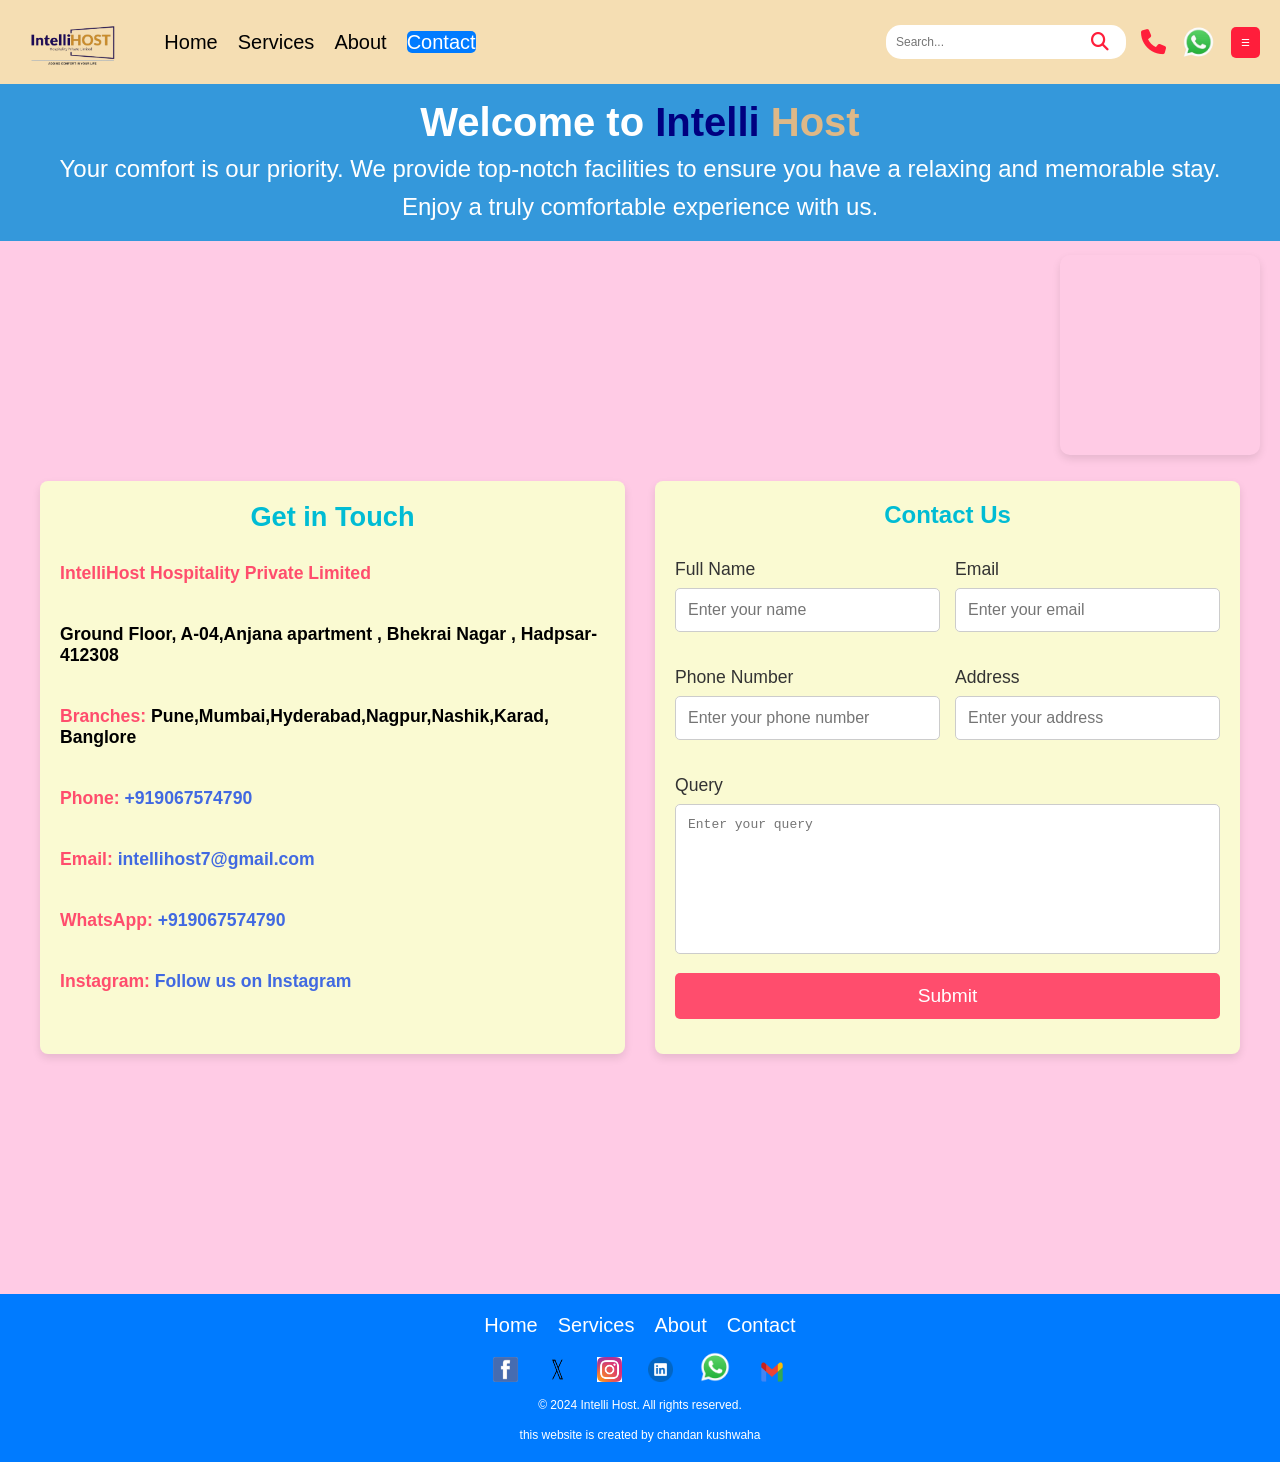
<file: contact.html>
<!DOCTYPE html>
<html lang="en">
<head>
    <meta charset="UTF-8">
    <meta name="viewport" content="width=device-width, initial-scale=1.0">
    <meta name="description" content="Intelli Host provides top-notch facilities to ensure you have a relaxing and memorable stay.">
    <link rel="stylesheet" href="https://cdnjs.cloudflare.com/ajax/libs/font-awesome/6.1.1/css/all.min.css"> <!-- Font Awesome Link -->
    <link rel="stylesheet" href="style.css">
    <link rel="stylesheet" href="stylem.css">
    <link rel="stylesheet" href="style4.css">
    <link rel="stylesheet" href="stylem4.css">
   
    <title>Intelli Host</title>
    <link rel="icon" href="image/logo1.png" type="image/png" />
    <meta property="og:image" content="image/logo1.png" />
    <meta property="og:image:type" content="image/png" />
    <meta property="og:image:width" content="400" />
    <meta property="og:image:height" content="300" />
    <body style="background-color: hsla(330, 100%, 80%, 0.5);"></body>
    
</head>

    <nav class="navbar">
        <div class="logo">
            <a href="index.html">
         <img src="image/logo1.png" alt="Intelli Host Logo" /> <!-- Added descriptive alt text -->
            </a>
        </div>
        <ul class="nav-links">
            <li><a href="index.html">Home</a></li>
            <li><a href="service.html">Services</a></li>
            <li><a href="about.html">About</a></li>     
            <li><a class ="active" href="contact.html">Contact</a></li>
        </ul>
        <div class="icons">
            <div class="search-container">
                <input type="text" id="search-input" placeholder="Search..." class="search-input" aria-label="Search" />
                <button id="search-btn" class="search-btn" aria-label="Search">
                    <i class="fas fa-search"></i> <!-- Font Awesome Search Icon -->
                </button>
            </div>
           <!-- Phone Icon using Font Awesome -->
           <a href="tel:+919067574790" class="icon phone-icon" aria-label="Call Us">
            <i class="fas fa-phone"></i> <!-- Font Awesome Phone Icon -->
           
        </a>
        <!-- WhatsApp Icon -->
        <a href="https://wa.me/+919067574790?text=Hi%20Intelli%20Host!%20I'm%20looking%20for%20a%20rental%20home" target="_blank" class="whatsapp-link" aria-label="Chat on WhatsApp">
            <img src="image/wa.png" alt="WhatsApp" class="whatsapp-image">
        </a>
        
            <ol class="menu-item">
                <button id="menu-btn" class="menu-btn">☰</button>
                <div id="dropdown-menu" class="dropdown-menu">
                    <span id="close-btn" class="close-btn">&times;</span>

                    <ul>
                        <li><a href="#" id="login-link">Login</a></li>
                        <li><a href="#" id="signup-link">Sign Up</a></li>
                        <li><a href="index.html">Home</a></li>
                        <li><a href="service.html">Services</a></li>
                        <li><a href="about.html">About</a></li>
                        <li><a href="contact.html">Contact</a></li>
                    </ul>
                </div>

            </ol>

        </div>
    </nav>
   
    <div id="auth-modal" class="auth-modal">
        <div class="auth-modal-content">
            <span class="close-btn">&times;</span>
            
            <!-- Login Form -->
            <div id="login-form" class="auth-form">
                <h2>Login</h2>
                <form id="login" method="POST" action="index.php">
                    <input type="text" id="login-name" name="login-name" placeholder="Full name" required>
                    <input type="text" id="login-userid" name="login-userid" placeholder="User ID" required>
                    <input type="password" id="login-password" name="login-password" placeholder="Password" required>
                    <button type="submit" class="submit-btn">Login</button>
                </form>
            </div>
    
            <!-- Signup Form -->
            <div id="signup-form" class="auth-form">
                <h2>Sign Up</h2>
                <form id="signup" method="POST" action="index.php">
                    <input type="text" id="signup-name" name="signup-name" placeholder="Name" required>
                    <input type="text" id="signup-address" name="signup-address" placeholder="Address" required>
                    <input type="email" id="signup-email" name="signup-email" placeholder="Email" required>
                    <input type="text" id="signup-userid" name="signup-userid" placeholder="User ID" required>
                    <input type="password" id="signup-password" name="signup-password" placeholder="Password" required>
                    <button type="submit" class="submit-btn">Sign Up</button>
                </form>
            </div>
        </div>
     </div>
    

    <header>
        <h1>Welcome to <span class="intelli">Intelli</span> <span class="host">Host</span></h1>
        <p>Your comfort is our priority. We provide top-notch facilities to ensure you have a relaxing and memorable stay.</p>
        <p class="welcome-phrase">Enjoy a truly comfortable experience with us.</p>
    </header>

    <div class="content-map">
        <!-- Google Maps Embed Link -->
        <iframe src="https://www.google.com/maps/embed?pb=!1m18!1m12!1m3!1d3153.5013679456075!2d-122.42075518468176!3d37.77492997975909!2m3!1f0!2f0!3f0!3m2!1i1024!2i768!4f13.1!3m3!1m2!1s0x80858064f78c396f%3A0xdad1c91e9bdf52fc!2sIntelli%20Host%20Location!5e0!3m2!1sen!2sus!4v1661190926734!5m2!1sen!2sus" width="100%" height="300" style="border:0;" allowfullscreen="" loading="lazy" referrerpolicy="no-referrer-when-downgrade"></iframe>
    </div>
    <section class="contact-section">
        <div class="contact-container">
            <!-- Left Side: Contact Information -->
            <div class="contact-info">
                <h2>Get in Touch</h2>
                <p><strong>IntelliHost Hospitality Private Limited</strong></p>
                <p>Ground Floor, A-04,Anjana apartment , Bhekrai Nagar , Hadpsar-412308</p>
                <p><strong>Branches:</strong> Pune,Mumbai,Hyderabad,Nagpur,Nashik,Karad,<br>Banglore</p>
                <p><strong>Phone:</strong> <a href="tel:+919067574790">+919067574790</a></p>
                <p><strong>Email:</strong> <a href="https//mail.google.com/mail/?view=cm&fs=1&to=intellihost7@gmail.com">intellihost7@gmail.com</a></p>
                <p><strong>WhatsApp:</strong> <a href="https://wa.me/+919067574790?text=Hi%20Intelli%20Host!%20I'm%20looking%20for%20a%20rental%20home" target="_blank">+919067574790</a></p>
                <p><strong>Instagram:</strong> <a href="https://www.instagram.com/intellihost" target="_blank">Follow us on Instagram</a></p>
            </div>
    
            <!-- Right Side: Query Form -->
            <div class="contact-form">
                <form action="contact.php" method="post">
                    <h3>Contact Us</h3>
                    <div class="form-row">
                        <div class="form-group">
                            <label for="name">Full Name</label>
                            <input type="text" id="name" name="name" placeholder="Enter your name" required />
                        </div>
                        <div class="form-group">
                            <label for="email">Email</label>
                            <input type="email" id="email" name="email" placeholder="Enter your email" required />
                        </div>
                    </div>
                    <div class="form-row">
                        <div class="form-group">
                            <label for="phone">Phone Number</label>
                            <input type="text" id="phone" name="phone" placeholder="Enter your phone number" required />
                        </div>
                        <div class="form-group">
                            <label for="address">Address</label>
                            <input type="text" id="address" name="address" placeholder="Enter your address" required />
                        </div>
                    </div>
                    <div class="form-group">
                        <label for="query">Query</label>
                        <textarea id="query" name="query" placeholder="Enter your query" required></textarea>
                    </div>
                    <input type="submit" value="Submit" />
                </form>
            </div>
            <!-- Small Map Image on the Right Corner -->

        </div>
        </div>
    </section>
    



    
    <footer class="footer">
        <div class="footer-nav">
            <ul class="footer-links">
                <li><a href="index.html">Home</a></li>
                <li><a href="service.html">Services</a></li>
                <li><a href="about.html">About</a></li>
                <li><a href="contact.html">Contact</a></li>
            </ul>
        </div>
        <div class="social-media">
            <!-- Facebook -->
            <a href="https://www.facebook.com/johndoe" target="_blank" class="social-icon">
                <img src="image/fa.png" alt="Facebook" style="width: 25px; height: 25px;">
            </a>
            <!-- Twitter -->
            <a href="https://www.twitter.com/johndoe" target="_blank" class="social-icon">
                <img src="image/tw.png" alt="Twitter" style="width: 25px; height: 25px;">
            </a>
            <!-- Instagram -->
            <a href="https://www.instagram.com/johndoe" target="_blank" class="social-icon">
                <img src="image/ins.jpg" alt="Instagram" style="width: 25px; height: 25px;">
            </a>
            <!-- LinkedIn -->
            <a href="https://www.linkedin.com/in/johndoe" target="_blank" class="social-icon">
                <img src="image/lin.png" alt="LinkedIn" style="width: 25px; height: 25px;">
            </a>
            <!-- WhatsApp -->
            <a href="https://wa.me/+919067574790?text?text?text=Hi%20Intelli%20Host!%20I'm%20looking%20for%20a%20rental%20home" target="_blank" class="social-icon">
                <img src="image/wha.png" alt="WhatsApp" style="width: 30px; height: 30px;">
            </a>
            <!-- Email (Gmail) -->
            <a href="https://mail.google.com/mail/?view=cm&fs=1&to=intellihost7@gmail.com" target="_blank" class="social-icon">
                <img src="image/gm.png" alt="Email" style="width: 30px; height: 20px;">
            </a>
        </div>
        
        
        <p>&copy; 2024 Intelli Host. All rights reserved.</p><br>
        <p>this website is created by chandan kushwaha</p>
    </footer>

    <script src="main.js"></script>
</body>
</html>
</file>
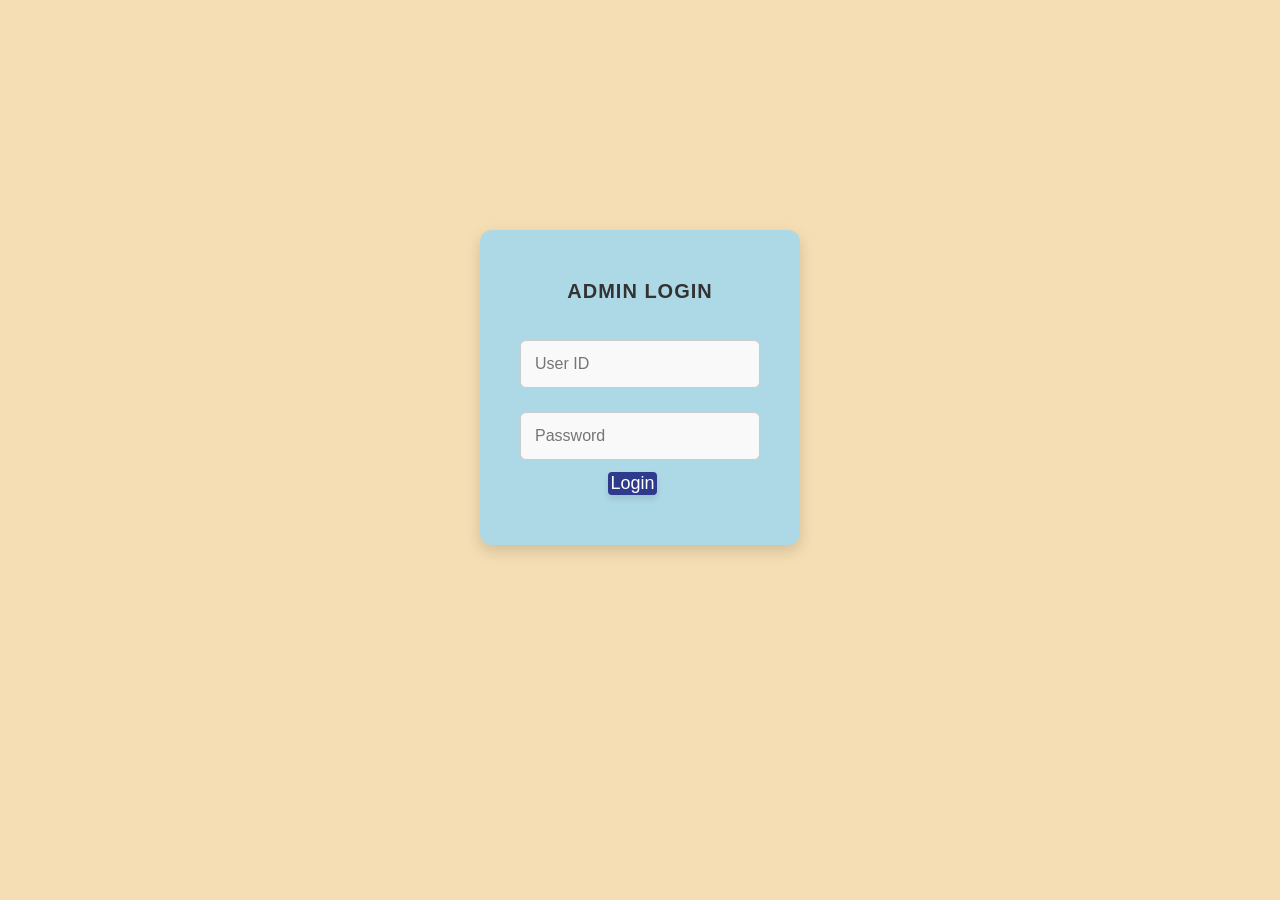
<file: login.html>
<!DOCTYPE html>
<html lang="en">
<head>
    <meta charset="UTF-8">
    <meta name="viewport" content="width=device-width, initial-scale=1.0">
    <title>Admin Login</title>
    <link rel="stylesheet" href="styles.css">
    <body style="background-color:wheat"></body>
</head>
<body >
    <section id="login-form">
        <h2>Admin Login</h2>
        <form action="login.php" method="POST">
            <input type="text" name="user_id" placeholder="User ID" required>
            <input type="password" name="password" placeholder="Password" required>
            <button type="submit">Login</button>
        </form>
    </section>
</body>
</html>
</file>
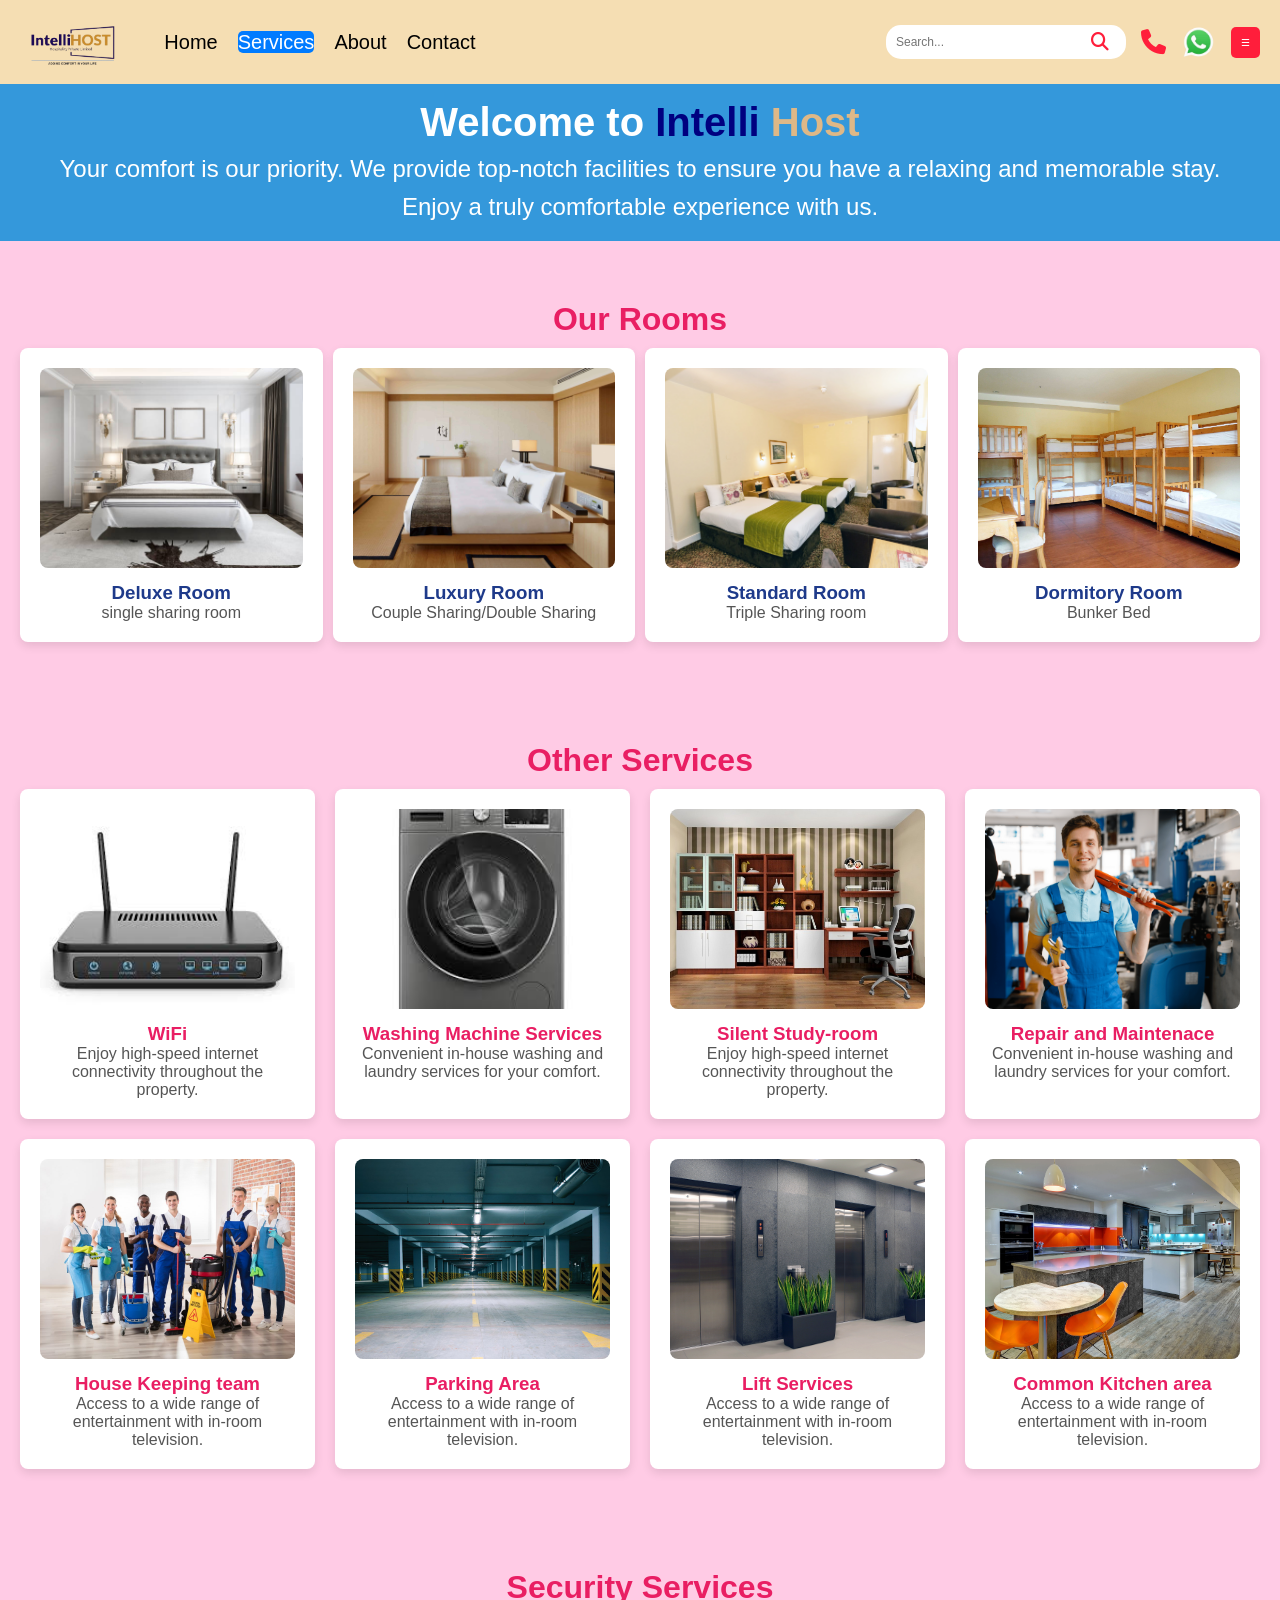
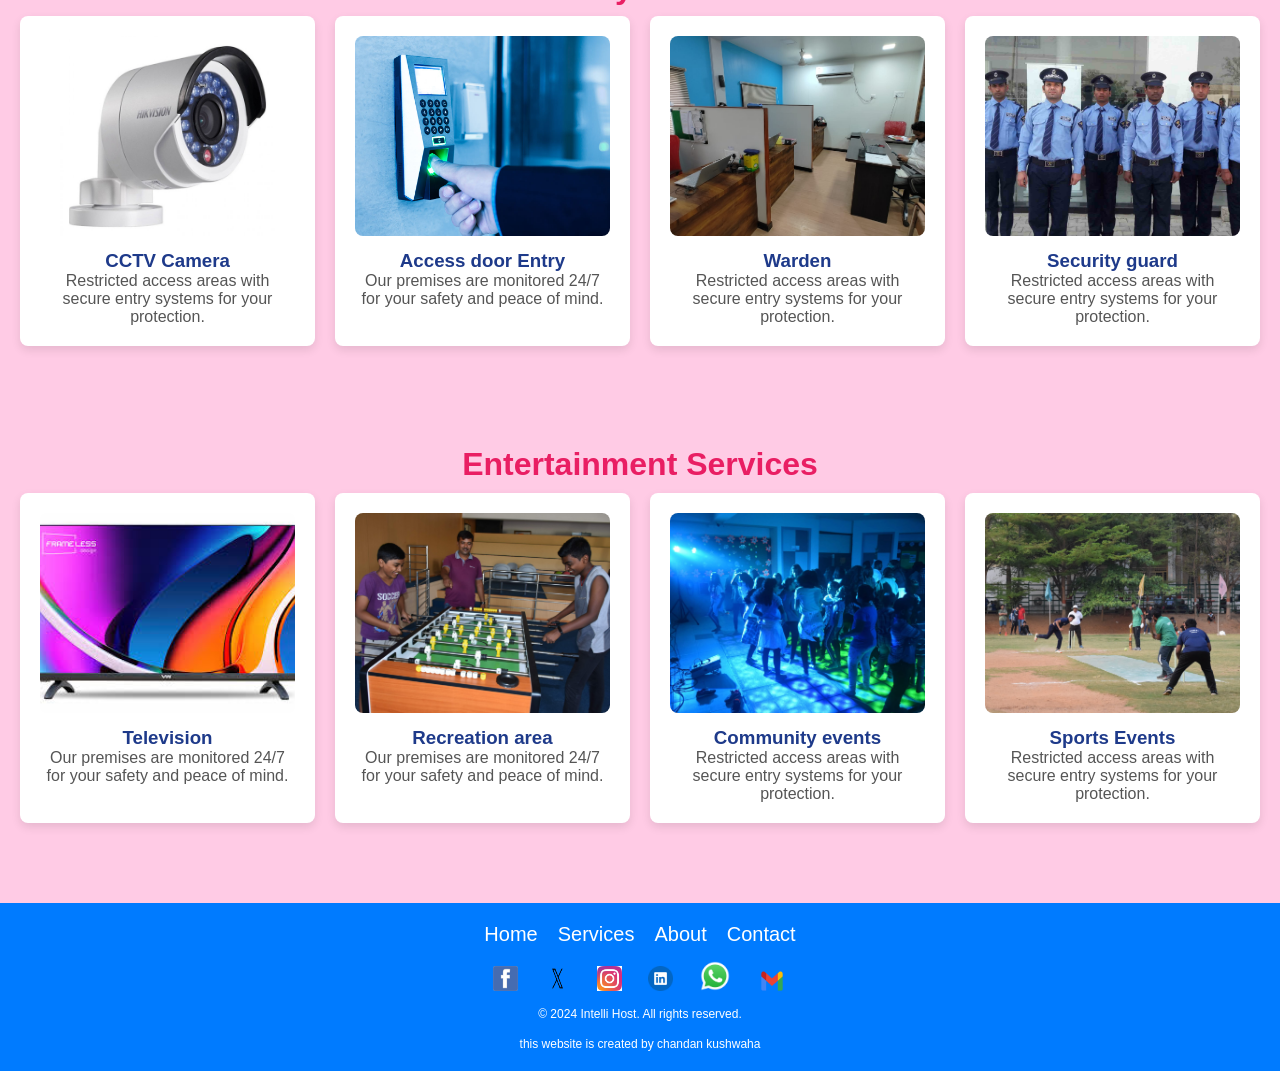
<file: service.html>
<!DOCTYPE html>
<html lang="en">
<head>
    <meta charset="UTF-8">
    <meta name="viewport" content="width=device-width, initial-scale=1.0">
    <link rel="stylesheet" href="https://cdnjs.cloudflare.com/ajax/libs/font-awesome/6.0.0-beta3/css/all.min.css"> <!-- Font Awesome Link -->
    <link rel="stylesheet" href="style.css">
    <link rel="stylesheet" href="stylem.css">
    <link rel="stylesheet" href="style3.css">
    <link rel="stylesheet" href="stylem3.css">
    
    

    <title>Intelli Host</title>
    <link rel="icon" href="image/logo1.png" type="image/png" />
    <meta property="og:image" content="image/ logo1.png" />
    <meta property="og:image:type" content="image/png" />
    <meta property="og:image:width" content="400" />
    <meta property="og:image:height" content="300" />
    <link rel="stylesheet" href="https://cdnjs.cloudflare.com/ajax/libs/font-awesome/6.1.1/css/all.min.css">
    <meta property="og:image" content="image/logo1.png">
    <body style="background-color:  hsla(330, 100%, 80%, 0.5);"></body>
</head>
<body>
    
    <nav class="navbar">
        <div class="logo">
            <a href="index.html">
         <img src="image/logo1.png" alt="Intelli Host Logo" /> <!-- Added descriptive alt text -->
            </a>
        </div>
        <ul class="nav-links">
            <li><a href="index.html">Home</a></li>
            <li><a class ="active" href="service.html">Services</a></li>
            <li><a href="about.html">About</a></li> 
            <li><a href="contact.html">Contact</a></li>
        </ul>
        <div class="icons">
            <div class="search-container">
                <input type="text" id="search-input" placeholder="Search..." class="search-input" aria-label="Search" />
                <button id="search-btn" class="search-btn" aria-label="Search">
                    <i class="fas fa-search"></i> <!-- Font Awesome Search Icon -->
                </button>
            </div>
           <!-- Phone Icon using Font Awesome -->
           <a href="tel:+919067574790" class="icon phone-icon" aria-label="Call Us">
            <i class="fas fa-phone"></i> <!-- Font Awesome Phone Icon -->
           
        </a>
        <!-- WhatsApp Icon -->
        <a href="https://wa.me/+919067574790?text=Hi%20Intelli%20Host!%20I'm%20looking%20for%20a%20rental%20home" target="_blank" class="whatsapp-link" aria-label="Chat on WhatsApp">
            <img src="image/wa.png" alt="WhatsApp" class="whatsapp-image">
        </a>
        
            <ol class="menu-item">
                <button id="menu-btn" class="menu-btn">☰</button>
                <div id="dropdown-menu" class="dropdown-menu">
                    <span id="close-btn" class="close-btn">&times;</span>

                    <ul>
                        <li><a href="#" id="login-link">Login</a></li>
                        <li><a href="#" id="signup-link">Sign Up</a></li>
                        <li><a href="index.html">Home</a></li>
                        <li><a href="service.html">Services</a></li>
                        <li><a href="about.html">About</a></li>
                        <li><a href="contact.html">Contact</a></li>
                    </ul>
                </div>

            </ol>

        </div>
    </nav>

   
    <header>
        <h1>Welcome to <span class="intelli">Intelli</span> <span class="host">Host</span></h1>
        <p>Your comfort is our priority. We provide top-notch facilities to ensure you have a relaxing and memorable stay.</p>
        <p class="welcome-phrase">Enjoy a truly comfortable experience with us.</p>
    </header>
    
    
    <!-- Rooms Section -->
    <section class="rooms">
        <h2>Our Rooms</h2>
        <div class="room-list">
            <div class="room-item">
                <img src="images/r3.jpg" alt="Deluxe Room">
                <h3>Deluxe Room</h3>
                <p>single sharing room</p>
            </div>
            <div class="room-item">
                <img src="images/r4.jpg" alt="Luxury Room">
                <h3>Luxury Room</h3>
                <p>Couple Sharing/Double Sharing</p>
            </div>
            <div class="room-item">
                <img src="images/f1.jpg" alt="Standard Room">
                <h3>Standard Room</h3>
                <p>Triple Sharing room</p>
            </div>
            
           
            <div class="room-item">
                <img src="images/dr.jpg" alt="Standard Room">
                <h3>Dormitory Room</h3>
                <p>Bunker Bed</p>
            </div>
           
        </div>
    </section>

    <!-- Other Services Section -->
    <section class="services">
        <h2>Other Services</h2>
        <div class="service-list">
            <div class="service-item">
                <img src="images/wi2.jpeg" alt="WiFi Service">
                <h3>WiFi</h3>
                <p>Enjoy high-speed internet connectivity throughout the property.</p>
            </div>
            <div class="service-item">
                <img src="images/w2.jpeg" alt="Washing Service">
                <h3>Washing Machine Services</h3>
                <p>Convenient in-house washing and laundry services for your comfort.</p>
            </div>
            
            <div class="service-item">
                <img src="images/st.jpg" alt="WiFi Service">
                <h3>Silent Study-room</h3>
                <p>Enjoy high-speed internet connectivity throughout the property.</p>
            </div>
            <div class="service-item">
                <img src="images/pl.png" alt="Washing Service">
                <h3>Repair and Maintenace</h3>
                <p>Convenient in-house washing and laundry services for your comfort.</p>
            </div>

            <div class="service-item">
                <img src="images/hk.jpg" alt="Television Service">
                <h3>House Keeping team</h3>
                <p>Access to a wide range of entertainment with in-room television.</p>
            </div>

            <div class="service-item">
                <img src="images/pa.jpg" alt="Television Service">
                <h3>Parking Area</h3>
                <p>Access to a wide range of entertainment with in-room television.</p>
            </div>
        
            <div class="service-item">
                <img src="images/Lift.jpg" alt="Television Service">
                <h3>Lift Services</h3>
                <p>Access to a wide range of entertainment with in-room television.</p>
            </div>

            <div class="service-item">
                <img src="images/kit.jpg" alt="Television Service">
                <h3>Common Kitchen area</h3>
                <p>Access to a wide range of entertainment with in-room television.</p>
            </div>
            

        </div>
    </section>

    <!-- Security Services Section -->
    <section class="security">
        <h2>Security Services</h2>
        <div class="security-list">
            <div class="security-item">
                <img src="images/cc.jpg" alt="CCTV Camera">
                <h3>CCTV Camera</h3>
                <p>Restricted access areas with secure entry systems for your protection.</p>
            </div>
            <div class="security-item">
                <img src="images/door.jpg" alt="Access door Entry">
                <h3>Access door Entry</h3>
                <p>Our premises are monitored 24/7 for your safety and peace of mind.</p>
            </div>
            <div class="security-item">
                <img src="images/wa.jpeg" alt="Warden">
                <h3>Warden</h3>
                <p>Restricted access areas with secure entry systems for your protection.</p>
            </div>
            <div class="security-item">
                <img src="images/se.jpg" alt="Security guard">
                <h3>Security guard</h3>
                <p>Restricted access areas with secure entry systems for your protection.</p>
            </div>
            


            
        </div>
    </section>

    <!-- Security Services Section -->
    <section class="security">
        <h2>Entertainment  Services</h2>
        <div class="security-list">
            <div class="security-item">
                <img src="images/t2.jpeg" alt="CCTV Security">
                <h3>Television</h3>
                <p>Our premises are monitored 24/7 for your safety and peace of mind.</p>
            </div>
            <div class="security-item">
                <img src="images/ind.jpg" alt="CCTV Security">
                <h3>Recreation area</h3>
                <p>Our premises are monitored 24/7 for your safety and peace of mind.</p>
            </div>
            <div class="security-item">
                <img src="images/ev.jpg" alt="Secure Access">
                <h3>Community events</h3>
                <p>Restricted access areas with secure entry systems for your protection.</p>
            </div>
            <div class="security-item">
                <img src="images/cr.jpg" alt="Secure Access">
                <h3>Sports Events</h3>
                <p>Restricted access areas with secure entry systems for your protection.</p>
            </div>


            
            
        </div>
    </section>

    <footer class="footer">
        <div class="footer-nav">
            <ul class="footer-links">
                <li><a href="index.html">Home</a></li>
                <li><a href="service.html">Services</a></li>
                <li><a href="about.html">About</a></li>
                <li><a href="contact.html">Contact</a></li>
            </ul>
        </div>
        <div class="social-media">
            <!-- Facebook -->
            <a href="https://www.facebook.com/johndoe" target="_blank" class="social-icon">
                <img src="image/fa.png" alt="Facebook" style="width: 25px; height: 25px;">
            </a>
            <!-- Twitter -->
            <a href="https://www.twitter.com/johndoe" target="_blank" class="social-icon">
                <img src="image/tw.png" alt="Twitter" style="width: 25px; height: 25px;">
            </a>
            <!-- Instagram -->
            <a href="https://www.instagram.com/johndoe" target="_blank" class="social-icon">
                <img src="image/ins.jpg" alt="Instagram" style="width: 25px; height: 25px;">
            </a>
            <!-- LinkedIn -->
            <a href="https://www.linkedin.com/in/johndoe" target="_blank" class="social-icon">
                <img src="image/lin.png" alt="LinkedIn" style="width: 25px; height: 25px;">
            </a>
            <!-- WhatsApp -->
            <a href="https://wa.me/+919067574790?text?text?text=Hi%20Intelli%20Host!%20I'm%20looking%20for%20a%20rental%20home" target="_blank" class="social-icon">
                <img src="image/wha.png" alt="WhatsApp" style="width: 30px; height: 30px;">
            </a>
            <!-- Email (Gmail) -->
            <a href="https://mail.google.com/mail/?view=cm&fs=1&to=intellihost7@gmail.com" target="_blank" class="social-icon">
                <img src="image/gm.png" alt="Email" style="width: 30px; height: 20px;">
            </a>
        </div>
        
        
        <p>&copy; 2024 Intelli Host. All rights reserved.</p><br>
        <p>this website is created by chandan kushwaha</p>
    </footer>
    <script src="main.js"></script>

    

</body>
</html>
</file>
<file: style.css>
* {
    margin: 0;
    padding: 0;
    box-sizing: border-box;
}

body {
    margin: 0;
    font-family: Arial, sans-serif;
    margin-top: 110px;
}

.navbar {
    display: flex;
    justify-content: space-between;
    align-items: center;
    background-color:wheat;
    padding: 10px 20px;
    position: relative;
    position: fixed;
    width: 100%;
    top: 0;
    z-index: 10;
}

.logo img {
    height: 60px;
    margin-right: 40px;
}

.nav-links {
    list-style-type: none;
    margin: 0;
    padding: 0;
    display: flex;
    flex-grow: 1;
    justify-content: flex-start;
    font-size: 18px;
}

.nav-links li {
    display: inline;
    margin-right: 20px;
}

.nav-links a {
    text-decoration: none;
    color:black;
    font-size: 20px;
    transition: color 0.3s ease;
}

.nav-links a.active {
    color: #fff;
    background-color: #007BFF;
    border-radius: 5px;
}


.nav-links a:hover {
    color: #ff1e3b;
    border-bottom: 2px solid navy; /* Underline on hover */
}





.icons {
    display: flex;
    align-items: center;
    gap: 15px;
}

.search-container {
    display: flex;
    align-items: center;
}

.search-input {
    padding: 10px;
    font-size: 12px;
    border-radius: 15px;
    border: 1px ;
    outline: none;
    width: 100%;
    padding-right: 80px;
}

.search-btn {
    position: absolute;
    right: 160px;
    top: 50%;
    transform: translateY(-50%);
    background-color: transparent;
    border: none;
    cursor: pointer;
    color: #ff1e3b;
    border-radius: 50%;
    width: 40px;
    height: 40px;
    display: flex;
    justify-content: center;
    align-items: center;
    padding: 0;
}

.search-btn i {
    font-size: 18px;
}

.search-btn:hover {
    background-color: #45a049;
}

.icon {
    color:#ff1e3b;
    font-size: 24px;
    text-decoration: none;
}

.icon:hover {
    color:royalblue;
}


.whatsapp-link {
    display: inline-block;
    text-decoration: none;
}

.whatsapp-image {
    width: 35px;
    height: 35px;
    object-fit: contain;
    display: block;
}

.whatsapp-link:hover .whatsapp-image {
    width: 40px;
    height: 40px;
    transition: all 0.1s ease;
}


.phone-icon {
    font-size: 25px;
}

.footer {
    background-color:#007bff;
    color: white;
    text-align: center;
    padding: 20px 20px;
    font-size: 14px;
    position: relative;
    bottom: 0;
    width: 100%;
}

.footer-nav {
    margin-bottom: 15px;
}

.footer-links {
    list-style-type: none;
    margin: 0;
    padding: 0;
    display: flex;
    justify-content: center;
    gap: 20px;
}

.footer-links li {
    display: inline;
}

.footer-links a {
    text-decoration: none;
    color: white;
    font-size: 20px;
}

.footer-links a:hover {
    color: #25D366;
}

.social-media {
    margin-bottom: 10px;
}

.social-icon {
    color: white;
    font-size: 24px;
    margin: 0 10px;
    text-decoration: none;
}

.social-icon:hover {
    color: #25D366;
}

.footer p {
    margin: 0;
    font-size: 12px;
}


/* 


.slideshow-container {
    width: 95%;
    height: 75vh;
    overflow: hidden;
    position: relative;
    margin: 0 auto;
    background-color: #333;
    margin-bottom: 40px;
    border-radius: 25px;
} */



.slideshow-text {
    position: absolute;
    top: 50%;
    left: 50%;
    transform: translate(-50%, -50%);
    padding: 20px;
    text-align: center;
    font-size: 30px;
    font-weight: 600;
    max-width: 100%;
    line-height: 1.5;
    z-index: 3;
    color: black;
    border-radius: 10px;
}

.slideshow-text p {
    font-size: 18px;
    line-height: 1.5;
    margin: 0;
    position: relative;
    padding: 0;
    margin-bottom: 100px;
}

.first-part,
.second-part {
    line-height: 1.5;
    color: black;
}

.first-part {
    font-weight: 700;
    font-size: 30px;
    font-weight: bold;
}

.second-part {
    font-size: 25px;
    font-weight: normal;
}




/* 
.slideshow {
    display: flex;
    animation: slide 25s infinite;
    width: 700%;
} */
/* 
.slideshow img {
    width: 100vw;
    height: 100vh;
    object-fit:cover;
} */
/* 
.slideshow img {
    width: 100vw;
    height: 75vh;
    object-fit: cover;
    
} */
/* 
@keyframes slide {
    0% {
        transform: translateX(0);
    }
    14.28% {
        transform: translateX(-100vw);
    }
    28.56% {
        transform: translateX(-200vw);
    }
    42.84% {
        transform: translateX(-300vw);
    }
    57.12% {
        transform: translateX(-400vw);
    }
    71.40% {
        transform: translateX(-500vw);
    }
    85.68% {
        transform: translateX(-600vw);
    }
    100% {
        transform: translateX(0);
    }
} */ 

body {
    margin-top: 110px;
}

.our-city {
    text-align: center;
    padding: 20px;
    color:gold ;
}

.our-city h2{
    font-size: 2rem;
    margin-bottom: 20px;
}

.city-images {
    display: grid;
    grid-template-columns: repeat(4, 1fr);
    grid-template-rows: repeat(2, 250px);
    gap: 20px;
    justify-items: center;
}

.city-image {
    position: relative;
    width: 100%;
    height: 250px;
    overflow: hidden;
    border-radius: 8px;
    box-shadow: 0 4px 8px rgba(0, 0, 0, 0.2);
}

.city-image img {
    width: 100%;
    height: 100%;
    object-fit: cover;
}
.city-image img:hover
{
    transform: scale(1.05);
    transition: transform 0.3s ease;
}

.city-name {
    position: absolute;
    bottom: 10px;
    left: 50%;
    transform: translateX(-50%);
    background-color: rgba(0, 0, 0, 0.5);
    color: white;
    font-size: 18px;
    padding: 5px 10px;
    border-radius: 4px;
    text-align: center;
}




.our-template {
    text-align: center;
    padding: 50px 20px;
    background-color: #e9e9e9;
}

.our-template h2 {
    font-size: 2rem;
    margin-bottom: 20px;
    color:#2c3e50;
}

.template-images {
    display: grid;
    grid-template-columns: repeat(4, 1fr);
    gap: 10px;
    justify-items: stretch;
}

.template-images img {
    width: 100%;
    height: 150%;
    object-fit: cover;
    border-radius: 8px;
    box-shadow: 0 4px 8px rgba(0, 0, 0, 0.1);
}

.template-images img {
    aspect-ratio: 1;
}

.template-images img:hover {
    transform: scale(1.05);
    transition: transform 0.3s ease;
}

.image-container {
    position: relative;
    overflow: hidden;
  }
  
  .image-container img {
    transition: transform 0.5s ease;
    width: 100%;
  }
  
  .image-container:hover img {
    transform: scale(1.2);
  }
  


.auth-btn {
    background-color: #4CAF50;
    color: white;
    padding: 10px 20px;
    border: none;
    border-radius: 5px;
    cursor: pointer;
    font-size: 1rem;
    margin-left: 15px;
}

.auth-btn:hover {
    background-color: #45a049;
}

.auth-modal {
    display: none;
    position: fixed;
    top: 0;
    left: 0;
    width: 100%;
    height: 100%;
    background-color: rgba(0, 0, 0, 0.5);
    z-index: 1000;
    padding-top: 60px;
}

.auth-modal-content {
    background-color: white;
    margin: 5% auto;
    padding: 20px;
    border-radius: 10px;
    width: 80%;
    max-width: 500px;
    display: flex;
    flex-direction: column;
    align-items: center;
    justify-content: center;
    position: relative;
}

.close-btn {
    color: #aaa;
    font-size: 28px;
    font-weight: bold;
    position: absolute;
    top: 10px;
    right: 25px;
}

.close-btn:hover,
.close-btn:focus {
    color: black;
    text-decoration: none;
    cursor: pointer;
}

.auth-form {
    display: flex;
    flex-direction: column;
    align-items: center;
    margin: 10px 0;
    width: 100%;
}

.auth-form h2 {
    text-align: center;
    font-size: 1.5rem;
    font-weight: bold;
    margin-bottom: 20px;
    color: #333;
}

.auth-form input {
    width: 100%;
    padding: 10px;
    margin: 10px 0;
    border: 1px solid #ddd;
    border-radius: 5px;
    font-size: 1rem;
    box-sizing: border-box;
}

.auth-form .submit-btn {
    width: 100%;
    padding: 10px;
    background-color: #4CAF50;
    color: white;
    border: none;
    border-radius: 5px;
    font-size: 1.2rem;
    cursor: pointer;
    margin-top: 10px;
}

.auth-form .submit-btn:hover {
    background-color: #45a049;
}

.show {
    display: block;
}


.menu-item {
    position: relative;
}

.menu-btn {
    background-color:#ff1e3b;
    color: white;
    font-size: 10px;
    border: none;
    cursor: pointer;
    padding: 10px;
    border-radius: 5px;
    transition: background-color 0.3s ease;
}

.menu-btn:hover {
    background-color: blue;
}


.dropdown-menu {
    display: none;
    position: fixed;
    top: 0;
    right: 0;
    background-color:#00bcd4;
    width: 250px;
    height: 100%;
    border-radius: 0px;
    box-shadow: 0px 4px 6px rgba(0, 0, 0, 0.2);
    z-index: 1000;
    padding-top: 20px;
    transition: transform 0.3s ease-in-out;
}

.dropdown-menu ul {
    list-style: none;
    padding: 0;
    margin: 0;
}

.dropdown-menu li {
    padding: 12px 20px;
    margin-bottom: 10px;
    border-bottom: 1px solid #34495E;
    transition: background-color 0.2s ease;
}

.dropdown-menu li a {
    color: white;
    text-decoration: none;
    display: block;
    font-size: 16px;
    font-weight: 500;
    padding: 8px 0;
    text-align: center;
}

.dropdown-menu li a:hover {
    background-color: #E74C3C;
    color: white;
    border-radius: 4px;
}

.dropdown-menu li a.active {
    background-color: #2980B9;
    color: white;
    font-weight: 600;
}

.dropdown-menu .close-btn {
    position: absolute;
    top: 20px;
    left: 20px;
    font-size: 24px;
    color: white;
    background-color: transparent;
    border: none;
    cursor: pointer;
}

.auth-modal {
    display: none;
    position: fixed;
    top: 0;
    left: 0;
    width: 100%;
    height: 100%;
    background-color: rgba(0, 0, 0, 0.5);
    justify-content: center;
    align-items: center;
}

.auth-modal-content {
    background-color: white;
    padding: 30px;
    border-radius: 8px;
    width: 400px;
    text-align: center;
}

.auth-form input {
    width: 100%;
    padding: 10px;
    margin: 10px 0;
    border-radius: 5px;
    border: 1px solid #ccc;
}

.submit-btn {
    background-color: green;
    color: white;
    padding: 10px 20px;
    border: none;
    cursor: pointer;
    border-radius: 5px;
}

.submit-btn:hover {
    background-color: blue;
}

.close-btn {
    position: absolute;
    top: 10px;
    right: 10px;
    font-size: 25px;
    cursor: pointer;
}

.close-btn {
    position: absolute;
    top: 10px;
    right: 10px;
    font-size: 30px;
    color: black;
    cursor: pointer;
    transition: color 0.3s ease;
}

.close-btn:hover {
    color: red;
}



#open-chatbot {
    display: flex;
    align-items: center;
    padding: 10px 20px;
    background-color: #4CAF50;
    color: white;
    border: none;
    border-radius: 15px;
    font-size: 16px;
    cursor: pointer;
    transition: background-color 0.3s ease;
    position: fixed;
    bottom: 20px;
    right: 20px;
    z-index: 1000;
}

#open-chatbot:hover {
    background-color: #45a049;
}

.chatbot-avatar {
    width: 24px;
    height: 24px;
    margin-right: 10px;
    border-radius: 50%;
}

#chatbot-container {
    position: fixed;
    bottom: 130px;
    right: 20px;
    width: 300px;
    height: 400px;
    background-color: #fff;
    border-radius: 20px;
    box-shadow: 0px 0px 10px rgba(0, 0, 0, 0.1);
    display: flex;
    flex-direction: column;
    z-index: 1000;
}

#chatbot-header {
    display: flex;
    justify-content: space-between;
    padding: 10px;
    background-color: #4CAF50;
    color: white;
    border-radius: 10px 10px 0 0;
    font-weight: bold;
}

#close-chatbot {
    background: none;
    border: none;
    color: white;
    font-size: 18px;
    cursor: pointer;
}

#chatbot-messages {
    flex-grow: 1;
    padding: 10px;
    overflow-y: auto;
    height: calc(100% - 60px);
}

.chatbot-message {
    display: flex;
    margin-bottom: 10px;
}

.chatbot-message.bot {
    flex-direction: row;
}

.bot-avatar {
    margin-right: 10px;
}

#chatbot-input {
    padding: 10px;
    display: flex;
    justify-content: space-between;
    background-color: #f1f1f1;
    border-radius: 0 0 10px 10px;
}

#user-input {
    width: 80%;
    padding: 5px;
    border: 1px solid #ccc;
    border-radius: 5px;
}

#send-message {
    padding: 6px 12px;
    background-color: #4CAF50;
    border: none;
    color: white;
    border-radius: 5px;
    cursor: pointer;
}

#send-message:hover {
    background-color: #45a049;
}

.bot-avatar-img {
    width: 40px;
    height: 40px;
    border-radius: 50%;
    object-fit: cover;
}

.search-bar-container {
    position: absolute;
    top: 290px;
    left: 50%;
    transform: translateX(-50%);
    width: 80%;
    z-index: 10;
}

.search-bar {
    width: 90%;
    height: 75px;
    padding: 10px;
    font-size: 20px;
    border: 2px solid #ddd;
    border-radius: 35px;
    box-sizing: border-box;
    background-color: rgba(255, 255, 255, 0.8);
    gap: 50px;
}

.search-bar-container button {
    position: absolute;
    right: 125px;
    top: 12px;
    bottom: 0;
    width: 140px;
    height: 65%;
    background-color: #ff1e3b;
    color: white;
    border: none;
    border-radius: 20px;
    font-size: 18px;
    cursor: pointer;
}

.search-bar-container button:hover {
    background-color: #0056b3;
}



/* 
.slideshow {
    display: flex;
    overflow: hidden;
    position: relative;
}

.slideshow img {
    width: 100%;
    height: auto;
    object-fit: cover;
    transition: transform 1s ease-in-out;
} */

.video-section {
    background-color: wheat;
    padding: 40px 20px;
    text-align: center;
}

.video-container {
    position: relative;
    display: flex;
    justify-content: center;
    align-items: center;
    max-width: 100%;
    margin: 0 auto;
    background-color: white;
    border-radius: 10px;
    overflow: hidden;
    height: 400px;
}

.video-section {
    background-color:#e9e9e9;
    padding: 20px 20px;
    text-align: center;
}

.video-section h2 {
    font-size: 1.6em;
    color: #333;
    font-family: 'Arial', sans-serif;
    margin-bottom: 20px;
    font-weight: bold;
    margin-top: 0;
}

.video-container {
    position: relative;
    max-width: 100%;
    margin: 0 auto;
    background-color:#e9e9e9;
    height: 360px;
}

.play-button {
    position: absolute;
    top: 50%;
    left: 50%;
    transform: translate(-50%, -50%);
    font-size: 3em;
    color: white;
    background-color: rgba(0, 0, 0, 0.5);
    padding: 20px;
    border-radius: 50%;
    cursor: pointer;
}

video.playing + .play-button {
    display: none;
}

.our-Events {
    padding: 40px 20px;
    background-color: #fff;
    text-align: center;
    margin-bottom: 200px;
    padding-top: 100px;

    
    
}

.our-Events h2 {
    font-size: 2em;
    margin-top: 10px;
    color:blue;
    text-transform: uppercase;
    letter-spacing: 2px;
    
}

.events-images {
    display: grid;
    grid-template-columns: repeat(4, 1fr);
    justify-items: center;
    margin-top: 200px;
    
}

.image-container {
    position: relative;
    width: 95%; 
    padding-top: 80%; 
    overflow: hidden;
}

.events-images img {
    position: absolute;
    top: 0;
    left: 0;
    width: 100%;
    height: 100%;
    object-fit: cover;
    border-radius: 8px;
    transition: transform 0.3s ease, box-shadow 0.3s ease;
}

.events-images img:hover {
    transform: scale(1.05);
    box-shadow: 0 4px 15px rgba(0, 0, 0, 0.1);
}




/*....................................................................*/



@media (max-width: 768px) {

    .icons {
        display: flex;
        align-items: center;
        gap: 10px;
    }

    .search-container {
        display: flex;
        align-items: center;
        position: relative;
    }

    .search-input {
        padding: 8px;
        font-size: 12px;
        border-radius: 12px;
        border: 1px solid #ccc;
        outline: none;
        width: 100%;
        padding-right: 60px;
    }

    .search-btn {
        position: absolute;
        right: 10px;
        top: 50%;
        transform: translateY(-50%);
        background-color: transparent;
        border: none;
        cursor: pointer;
        color: #ff1e3b;
        border-radius: 50%;
        width: 30px;
        height: 35px;
        display: flex;
        justify-content: center;
        align-items: center;
        padding: 0;
    }

    .search-btn i {
        font-size: 18px;
    }

    .search-btn:hover {
        background-color: #45a049;
    }

    .icon {
        color: #ff1e3b;
        font-size: 18px;
        text-decoration: none;
    }

    .icon:hover {
        color: royalblue;
    }

    .whatsapp-link {
        display: inline-block;
        text-decoration: none;
    }

    .whatsapp-image {
        width: 35px;
        height: 35px;
        object-fit: contain;
        display: block;
    }

    .whatsapp-link:hover .whatsapp-image {
        width: 40px;
        height: 40px;
        transition: all 0.1s ease;
    }

    .phone-icon {
        font-size: 25px;
    }

    .auth-modal-content {
        width: 55%;
        padding: 10px;
    }

    .auth-form h2 {
        font-size: 1.7rem;
    }

    .auth-form input,
    .auth-form .submit-btn {
        width: 95%;
        font-size: 20px;
        height: 50px;
    }

    .auth-btn {
        font-size: 1.5rem;
        padding: 6px 12px;
    }

    .menu-btn {
        width: 30px;
        font-size: 16px;
        padding: 4px;
        height: 30px;
    }

    .dropdown-menu {
        width: 20%;
        padding-top: 10px;
    }

    .dropdown-menu li {
        padding: 6px 8px;
        font-size: 28px;
    }
    /* .slideshow-container {
        height: 60vh;
        width: 95%;
        margin-bottom: 60px;
    }

    .slideshow-text p {
        font-size: 10px;
        line-height: 1;
        margin: 0;
        padding: 0;
        margin-bottom: 220px;
        text-align: center;
        
    }


    .slideshow-text .first-part {
        font-weight: bold;
        font-size: 32px;
        
    }

    .slideshow-text .second-part {
        font-style: italic;
        font-size: 28px;
    }

    .slideshow img {
        height: 60vh;
        opacity: 0.8;
    }

    .search-bar-container {  
        top: 280px;
        left: 50%;
    }

    .search-bar {
        width: 90%;
        height: 60px;
        padding: 20px;
        font-size: 20px;
        border: 2px solid #ddd;
        border-radius: 35px;
        box-sizing: border-box;
    }

    .search-bar-container button {
        width: 100px;
        font-size: 10px;
        margin-bottom: 20px;
        height: 30px;
        right: 80px;
    } */

    .city-images {
        grid-template-columns: repeat(2, 1fr);
    }

    .template-images {
        grid-template-columns: repeat(2, 1fr);
        gap: 10px;
    }
    .events-images {
        display: grid;
        grid-template-columns: repeat(2, 1fr);
        gap: 10px; 
    }

   
    
    
   
}
</file>
<file: stylem.css>
@media (max-width: 360px) {
    .navbar {
        display: flex;
        justify-content: space-between;
        align-items: center;
        background-color: wheat;
        padding: 5px 10px;
        position: fixed;
        width: 100%;
        top: 0;
        z-index: 10;
    }

    .logo img {
        height: 50px;
        margin-right: 20px;
    }

    .nav-links {
        display: none;
    }

    .icons {
        display: flex;
        align-items: center;
        gap: 10px;
    }

    .search-container {
        display: flex;
        align-items: center;
        position: relative;
    }

    .search-input {
        padding: 8px;
        font-size: 10px;
        border-radius: 12px;
        border: 1px solid #ccc;
        outline: none;
        width: 100%;
        padding-right: 60px;
    }

    .search-btn {
        position: absolute;
        right: 10px;
        top: 50%;
        transform: translateY(-50%);
        background-color: transparent;
        border: none;
        cursor: pointer;
        color: #ff1e3b;
        border-radius: 50%;
        width: 30px;
        height: 30px;
        display: flex;
        justify-content: center;
        align-items: center;
        padding: 0;
    }

    .search-btn i {
        font-size: 14px;
    }

    .search-btn:hover {
        background-color: #45a049;
    }

    .icon {
        color: #ff1e3b;
        font-size: 20px;
        text-decoration: none;
    }

    .icon:hover {
        color: royalblue;
    }

    .whatsapp-link {
        display: inline-block;
        text-decoration: none;
    }

    .whatsapp-image {
        width: 25px;
        height: 25px;
        object-fit: contain;
        display: block;
    }

    .whatsapp-link:hover .whatsapp-image {
        width: 30px;
        height: 30px;
        transition: all 0.1s ease;
    }

    .phone-icon {
        font-size: 20px;
    }

    
    .auth-modal-content {
        width: 75%; 
        padding: 10px;
    }
    
    .auth-form h2 {
        font-size: 1.5rem;
    }
    
    .auth-form input,
    .auth-form .submit-btn {
        width: 95%;
        font-size: 12px;
    }
    
    .auth-btn {
        font-size: 1rem;
        padding: 6px 12px;
    }
    
    .menu-btn {
        width: 22px;
        font-size: 12px;
        padding: 4px;
        height: 25px;
    }
    
    .dropdown-menu {
        width: 25%;
        padding-top: 50px;
    }
    
    .dropdown-menu li {
        padding: 6px 8px;
        font-size: 18px;
    }
    


    .slideshow-container {
        height: 50vh;
        width: 95%;
        margin-bottom: 50px;
    }

    
   

    .slideshow img {
        height: 50vh;
        opacity: 0.8;
    }


    .slideshow-text p {
        font-size: 14px;
        text-align: center;
        line-height: 1.5;
        top: 35px;
        width: 250px;
    }

    .slideshow-text .first-part {
        font-weight: bold;
        font-size: 22px;
    }

    .slideshow-text .second-part {
        font-style: italic;
        font-size: 18px;
    }
    .search-bar-container {  
        top: 200px;
        left: 50%;
           
    }
    
    .search-bar {
        width: 100%;
        height: 55px;
        padding: 10px;
        font-size: 15px;
        border: 2px solid #ddd;
        border-radius: 35px;
        box-sizing: border-box;
       
    }
    
    .search-bar-container button {
        width: 100px;
        font-size: 10px;
        margin-bottom: 20px;
        height: 33px;
        right: 8px;
    }

   
    
    
    .our-city {
        margin-bottom: 20px;
        padding: 10px;
        
    }
    
.city-images {
    grid-template-columns: repeat(2, 1fr);
}

.city-image {
    height: 200px;
    gap: 5px;
}

.city-name {
    font-size: 10px;
}

.our-city h2 {
    font-size: 1.5rem;
}



.template-images {
    grid-template-columns: repeat(2, 1fr);
    gap: 10px;
}

.our-template h2 {
    font-size: 1.7rem;
}

.template-images img {
    height: 200px;
}

.template-images img {
    transition: transform 0.8s ease;
    cursor: pointer;
}
.template-images img:active {
    transform: scale(2); 
}

.template-images img:focus {
    transform: scale(2);
}

.zoomed {
    transform: scale(4); 
    transition: transform 0.8s ease;
}
#chatbot-container {
    width: 60%;
    height: 300px;
    bottom: 210px;
    
}

#open-chatbot {
    font-size: 8px;
    padding: 5px 10px;
    margin-bottom: 120px;
   
}

#chatbot-header {
    font-size: 18px;
}



.video-container {
    height: 220px;
}

.play-button {
    font-size: 2.5em;
    padding: 15px;
}

.events-images {
    grid-template-columns: repeat(2, 1fr);
    gap: 7px;
    height: 350px;
}

.our-Events h2 {
    font-size: 1.3em;
}

.image-container {
    padding-top: 50%;
}

.events-images img {
    transition: transform 0.5s ease;
    cursor: pointer;
}

.events-images img:active {
    transform: scale(1.5);
}

.template-images img:focus {
    transform: scale(2);
}

.zoomed {
    transform: scale(4); 
    transition: transform 0.8s ease;
}


.footer {
    padding: 15px 10px;
    font-size: 12px;
    margin-top: 0;
  
}

.footer-nav {
    margin-bottom: 12px;
}

.footer-links { 
    margin: 0;
    padding: 0;
    display: flex;
    justify-content: center;
    gap: 10px;
    flex-wrap: wrap;
}


.footer-links a {
    text-decoration: none;
    color: white;
    font-size: 20px;
}

.footer-links a:hover {
    color: #25D366;
}

.social-icon {
    color: white;
    font-size: 15px;
    margin: 0 8px;
    text-decoration: none;
}

.social-icon:hover {
    color: #25D366;
}

.footer p {
    margin: 0;
    font-size: 10px;
}

}




@media (max-width: 412px) and (min-width: 361px) {
    .navbar {
        display: flex;
        justify-content: space-between;
        align-items: center;
        background-color: wheat;
        padding: 5px 10px;
        position: fixed;
        width: 100%;
        top: 0;
        z-index: 10;
    }

    .logo img {
        height: 40px;
        margin-right: 20px;
    }

    .nav-links {
        display: none;
    }

    .icons {
        display: flex;
        align-items: center;
        gap: 10px;
    }

    .search-container {
        display: flex;
        align-items: center;
        position: relative;
    }

    .search-input {
        padding: 8px;
        font-size: 10px;
        border-radius: 12px;
        border: 1px solid #ccc;
        outline: none;
        width: 100%;
        padding-right: 60px;
    }

    .search-btn {
        position: absolute;
        right: 10px;
        top: 50%;
        transform: translateY(-50%);
        background-color: transparent;
        border: none;
        cursor: pointer;
        color: #ff1e3b;
        border-radius: 50%;
        width: 30px;
        height: 30px;
        display: flex;
        justify-content: center;
        align-items: center;
        padding: 0;
    }

    .search-btn i {
        font-size: 14px;
    }

    .search-btn:hover {
        background-color: #45a049;
    }

    .icon {
        color: #ff1e3b;
        font-size: 20px;
        text-decoration: none;
    }

    .icon:hover {
        color: royalblue;
    }

    .whatsapp-link {
        display: inline-block;
        text-decoration: none;
    }

    .whatsapp-image {
        width: 25px;
        height: 25px;
        object-fit: contain;
        display: block;
    }

    .whatsapp-link:hover .whatsapp-image {
        width: 30px;
        height: 30px;
        transition: all 0.1s ease;
    }

    .phone-icon {
        font-size: 20px;
    }

    .auth-modal-content {
        width: 75%; 
        padding: 10px;
    }

    .auth-form h2 {
        font-size: 1.5rem;
    }

    .auth-form input,
    .auth-form .submit-btn {
        width: 95%;
        font-size: 12px;
    }

    .auth-btn {
        font-size: 1rem;
        padding: 6px 12px;
    }

    .menu-btn {
        width: 22px;
        font-size: 12px;
        padding: 4px;
        height: 25px;
    }

    .dropdown-menu {
        width: 35%;
        padding-top: 50px;
    }

    .dropdown-menu li {
        padding: 6px 8px;
        font-size: 18px;
    }

    .slideshow-container {
        height: 50vh;
        width: 60vh;
        margin-bottom: 50px;
        margin-left: 15px;
    }

    .slideshow img {
        height: 50vh;
        opacity: 0.8;
    }

    .slideshow-text p {
        font-size: 14px;
        text-align: center;
        line-height: 1.5;
        top: 35px;
        width: 250px;
    }

    .slideshow-text .first-part {
        font-weight: bold;
        font-size: 22px;
    }

    .slideshow-text .second-part {
        font-style: italic;
        font-size: 18px;
    }

    .search-bar-container {  
        top: 200px;
        left: 50%;
    }
    
    .search-bar {
        width: 100%;
        height: 55px;
        padding: 10px;
        font-size: 15px;
        border: 2px solid #ddd;
        border-radius: 35px;
        box-sizing: border-box;
    }

    .search-bar-container button {
        width: 100px;
        font-size: 10px;
        margin-bottom: 20px;
        height: 33px;
        right: 8px;
    }

    .our-city {
        margin-bottom: 20px;
        padding: 10px;
    }

    .city-images {
        grid-template-columns: repeat(2, 1fr);
    }

    .city-image {
        width: 210px;
        height: 200px;
        gap: 5px;
    }

    .city-name {
        font-size: 10px;
    }

    .our-city h2 {
        font-size: 1.7rem;
        margin-left: 100px;
    }

    .our-template {
        width: 65vh;
    }

    .template-images {
        grid-template-columns: repeat(2, 1fr);
        gap: 10px;
    }

    .our-template h2 {
        font-size: 1.7rem;
    }

    .template-images img {
        width: 210px;
        height: 200px;
    }

    .template-images img {
        transition: transform 0.8s ease;
        cursor: pointer;
    }

    .template-images img:active {
        transform: scale(2); 
    }

    .template-images img:focus {
        transform: scale(2);
    }

    .zoomed {
        transform: scale(4); 
        transition: transform 0.8s ease;
    }

    #chatbot-container {
        width: 60%;
        height: 300px;
        bottom: 100px;
    }

    #open-chatbot {
        font-size: 14px;
        padding: 5px 10px;
        margin-bottom: 85px;
    }

    #chatbot-header {
        font-size: 18px;
    }

    .video-container {
        height: 220px;
    }

    .play-button {
        font-size: 2.5em;
        padding: 15px;
    }

    .events-images {
        grid-template-columns: repeat(2, 1fr);
        gap: 7px;  
        right: 15px;
    }

    .our-Events h2 {
        font-size: 1.5em;
    }

    .image-container {
        padding-top: 50%;
        width: 220px;
        height: 250px;
        right: 10px;
    }

    .footer {
        padding: 15px 10px;
        font-size: 12px;
        margin-top: 0;
        width: 65vh;
    }

    .footer-nav {
        margin-bottom: 12px;
    }

    .footer-links { 
        margin: 0;
        padding: 0;
        display: flex;
        justify-content: center;
        gap: 10px;
        flex-wrap: wrap;
    }

    .footer-links a {
        text-decoration: none;
        color: white;
        font-size: 20px;
    }

    .footer-links a:hover {
        color: #25D366;
    }

    .social-icon {
        color: white;
        font-size: 15px;
        margin: 0 8px;
        text-decoration: none;
    }

    .social-icon:hover {
        color: #25D366;
    }

    .footer p {
        margin: 0;
        font-size: 10px;
    }
}


@media (max-width: 414px) and (min-width: 413px) {
    .navbar {
        display: flex;
        justify-content: space-between;
        align-items: center;
        background-color: wheat;
        padding: 5px 10px;
        position: fixed;
        width: 100%;
        top: 0;
        z-index: 10;
    }

    .logo img {
        height: 40px;
        margin-right: 20px;
    }

    .nav-links {
        display: none;
    }

    .icons {
        display: flex;
        align-items: center;
        gap: 10px;
    }

    .search-container {
        display: flex;
        align-items: center;
        position: relative;
    }

    .search-input {
        padding: 8px;
        font-size: 10px;
        border-radius: 12px;
        border: 1px solid #ccc;
        outline: none;
        width: 100%;
        padding-right: 60px;
    }

    .search-btn {
        position: absolute;
        right: 10px;
        top: 50%;
        transform: translateY(-50%);
        background-color: transparent;
        border: none;
        cursor: pointer;
        color: #ff1e3b;
        border-radius: 50%;
        width: 30px;
        height: 30px;
        display: flex;
        justify-content: center;
        align-items: center;
        padding: 0;
    }

    .search-btn i {
        font-size: 14px;
    }

    .search-btn:hover {
        background-color: #45a049;
    }

    .icon {
        color: #ff1e3b;
        font-size: 20px;
        text-decoration: none;
    }

    .icon:hover {
        color: royalblue;
    }

    .whatsapp-link {
        display: inline-block;
        text-decoration: none;
    }

    .whatsapp-image {
        width: 25px;
        height: 25px;
        object-fit: contain;
        display: block;
    }

    .whatsapp-link:hover .whatsapp-image {
        width: 30px;
        height: 30px;
        transition: all 0.1s ease;
    }

    .phone-icon {
        font-size: 20px;
    }

    .auth-modal-content {
        width: 75%; 
        padding: 10px;
    }

    .auth-form h2 {
        font-size: 1.5rem;
    }

    .auth-form input,
    .auth-form .submit-btn {
        width: 95%;
        font-size: 12px;
    }

    .auth-btn {
        font-size: 1rem;
        padding: 6px 12px;
    }

    .menu-btn {
        width: 22px;
        font-size: 12px;
        padding: 4px;
        height: 25px;
    }

    .dropdown-menu {
        width: 35%;
        padding-top: 50px;
    }

    .dropdown-menu li {
        padding: 6px 8px;
        font-size: 18px;
    }

    .slideshow-container {
        height: 50vh;
        width: 55vh;
        margin-bottom: 50px;
        margin-left: 10px;
    }

    .slideshow img {
        height: 50vh;
        opacity: 0.8;
    }

    .slideshow-text p {
        font-size: 14px;
        text-align: center;
        line-height: 1.5;
        top: 35px;
        width: 250px;
    }

    .slideshow-text .first-part {
        font-weight: bold;
        font-size: 22px;
    }

    .slideshow-text .second-part {
        font-style: italic;
        font-size: 18px;
    }

    .search-bar-container {  
        top: 200px;
        left: 50%;
    }
    
    .search-bar {
        width: 100%;
        height: 55px;
        padding: 10px;
        font-size: 15px;
        border: 2px solid #ddd;
        border-radius: 35px;
        box-sizing: border-box;
    }

    .search-bar-container button {
        width: 100px;
        font-size: 10px;
        margin-bottom: 20px;
        height: 33px;
        right: 8px;
    }

    .our-city h2 {
        font-size: 1.6rem;
    }

    .city-images {
        grid-template-columns: repeat(2, 1fr);
    }

    .city-image {
        height: 220px;
    }

    .city-name {
        font-size: 12px;
    }

    .template-images {
        grid-template-columns: repeat(2, 1fr);
    }

    .our-template h2 {
        font-size: 1.8rem;
    }

    .template-images img {
        height: 220px;
    }

    .template-images img:active {
        transform: scale(2.2);
    }

    .template-images img:focus {
        transform: scale(2.2);
    }

    .zoomed {
        transform: scale(4.2);
    }

    #chatbot-container {
        width: 65%;
        height: 330px;
        bottom: 220px;
    }

    #open-chatbot {
        font-size: 10px;
    }

    #chatbot-header {
        font-size: 20px;
    }

    .video-container {
        height: 240px;
    }

    .play-button {
        font-size: 3em;
    }

    .events-images {
        grid-template-columns: repeat(2, 1fr);
        height: 370px;
    }

    .our-Events h2 {
        font-size: 1.5rem;
    }

    .events-images img {
        transition: transform 0.6s ease;
    }

    .events-images img:active {
        transform: scale(1.6);
    }

    .footer {
        padding: 10px 12px;
    }

    .footer-nav {
        margin-bottom: 10px;
    }

    .footer-links {
        flex-wrap: wrap;
        gap: 12px;
    }

    .footer-links a {
        font-size: 22px;
    }

    .footer p {
        font-size: 12px;
    }
}



@media only screen and (max-width: 428px) and (min-width: 428px) {
    .navbar {
        display: flex;
        justify-content: space-between;
        align-items: center;
        background-color: wheat;
        padding: 5px 10px;
        position: fixed;
        width: 100%;
        top: 0;
        z-index: 10;
    }

    .logo img {
        height: 40px;
        margin-right: 20px;
    }

    .nav-links {
        display: none;
    }

    .icons {
        display: flex;
        align-items: center;
        gap: 10px;
    }

    .search-container {
        display: flex;
        align-items: center;
        position: relative;
    }

    .search-input {
        padding: 8px;
        font-size: 10px;
        border-radius: 12px;
        border: 1px solid #ccc;
        outline: none;
        width: 100%;
        padding-right: 60px;
    }

    .search-btn {
        position: absolute;
        right: 10px;
        top: 50%;
        transform: translateY(-50%);
        background-color: transparent;
        border: none;
        cursor: pointer;
        color: #ff1e3b;
        border-radius: 50%;
        width: 30px;
        height: 30px;
        display: flex;
        justify-content: center;
        align-items: center;
        padding: 0;
    }

    .search-btn i {
        font-size: 14px;
    }

    .search-btn:hover {
        background-color: #45a049;
    }

    .icon {
        color: #ff1e3b;
        font-size: 20px;
        text-decoration: none;
    }

    .icon:hover {
        color: royalblue;
    }

    .whatsapp-link {
        display: inline-block;
        text-decoration: none;
    }

    .whatsapp-image {
        width: 25px;
        height: 25px;
        object-fit: contain;
        display: block;
    }

    .whatsapp-link:hover .whatsapp-image {
        width: 30px;
        height: 30px;
        transition: all 0.1s ease;
    }

    .phone-icon {
        font-size: 20px;
    }

    .auth-modal-content {
        width: 75%; 
        padding: 10px;
    }

    .auth-form h2 {
        font-size: 1.5rem;
    }

    .auth-form input,
    .auth-form .submit-btn {
        width: 95%;
        font-size: 12px;
    }

    .auth-btn {
        font-size: 1rem;
        padding: 6px 12px;
    }

    .menu-btn {
        width: 22px;
        font-size: 12px;
        padding: 4px;
        height: 25px;
    }

    .dropdown-menu {
        width: 35%;
        padding-top: 50px;
    }

    .dropdown-menu li {
        padding: 6px 8px;
        font-size: 18px;
    }

    .slideshow-container {
        height: 50vh;
        width: 55vh;
        margin-bottom: 50px;
        margin-left: 10px;
    }

    .slideshow img {
        height: 50vh;
        opacity: 0.8;
    }

    .slideshow-text p {
        font-size: 14px;
        text-align: center;
        line-height: 1.5;
        top: 35px;
        width: 250px;
    }

    .slideshow-text .first-part {
        font-weight: bold;
        font-size: 22px;
    }

    .slideshow-text .second-part {
        font-style: italic;
        font-size: 18px;
    }

    .search-bar-container {  
        top: 200px;
        left: 50%;
    }

    .search-bar {
        width: 100%;
        height: 55px;
        padding: 10px;
        font-size: 15px;
        border: 2px solid #ddd;
        border-radius: 35px;
        box-sizing: border-box;
    }

    .search-bar-container button {
        width: 100px;
        font-size: 10px;
        margin-bottom: 20px;
        height: 33px;
        right: 8px;
    }

    .our-city h2 {
        font-size: 1.6rem;
    }

    .city-images {
        grid-template-columns: repeat(2, 1fr);
    }

    .city-image {
        height: 220px;
    }

    .city-name {
        font-size: 12px;
    }

    .template-images {
        grid-template-columns: repeat(2, 1fr);
    }

    .our-template h2 {
        font-size: 1.8rem;
    }

    .template-images img {
        height: 220px;
    }

    .template-images img:active {
        transform: scale(2.2);
    }

    .template-images img:focus {
        transform: scale(2.2);
    }

    .zoomed {
        transform: scale(4.2);
    }

    #chatbot-container {
        width: 65%;
        height: 330px;
        bottom: 220px;
    }

    #open-chatbot {
        font-size: 10px;
    }

    #chatbot-header {
        font-size: 20px;
    }

    .video-container {
        height: 240px;
    }

    .play-button {
        font-size: 3em;
    }

    .events-images {
        grid-template-columns: repeat(2, 1fr);
        height: 370px;
    }

    .our-Events h2 {
        font-size: 1.5rem;
    }

    .events-images img {
        transition: transform 0.6s ease;
    }

    .events-images img:active {
        transform: scale(1.6);
    }

    .footer {
        padding: 10px 12px;
    }

    .footer-nav {
        margin-bottom: 10px;
    }

    .footer-links {
        flex-wrap: wrap;
        gap: 12px;
    }

    .footer-links a {
        font-size: 22px;
    }

    .footer p {
        font-size: 12px;
    }
}
</file>
<file: style4.css>
.search-input {
    padding: 10px;
    font-size: 12px;
    border-radius: 15px;
    border: 1px ;
    outline: none;
    width: 100%;
    padding-right: 80px;
}

.search-btns {
    position: absolute;
    right: 140px;
    top: 50%;
    transform: translateY(-50%);
    background-color: transparent;
    border: none;
    cursor: pointer;
    color: #ff1e3b;
    border-radius: 50%;
    width: 40px;
    height: 40px;
    display: flex;
    justify-content: center;
    align-items: center;
    padding: 0;
}


.search-btns:hover {
    background-color: #45a049;
}

.search-btns i {
    font-size: 18px;
}



header {
    background-color: #3498db;
    color: white;
    text-align: center;
    padding: 20px 10px;
    margin-top: -30px;
}

header h1 {
    font-size: 2.5rem;
    margin: 0;
    display: inline;
}

header h1 span.intelli {
    color:navy;
}

header h1 span.host {
    color: burlywood;
}


header p {
    font-size: 1.5rem;
    margin-top: 10px;
}




.contact-section {
    padding: 240px 20px;
    display: flex;
    justify-content: center;
    align-items: center;
    flex-direction: column;
}

.contact-container {
    display: flex;
    max-width: 1200px;
    width: 100%;
    gap: 30px;
    flex-wrap: wrap;
    justify-content: space-between;
}

.contact-info {
    flex: 1;
    min-width: 300px;
    background-color:lightgoldenrodyellow;
    padding: 20px;
    border-radius: 8px;
    box-shadow: 0 4px 8px rgba(0, 0, 0, 0.1);
}

.contact-info h2 {
    color:#00bcd4;
    font-size: 1.7em;
    margin-bottom: 30px;
    display: flex;
    justify-content: center;
    align-items: center;
}

.contact-info p {
    color: black;
    font-size: 1.1em;
    margin-bottom: 40px;
    font-weight: 600;
}

.contact-info p strong {
    color: #ff4d6d;
}

.contact-info a {
    color: #4169e1;
    text-decoration: none;
    font-weight: bold;
}

.contact-info a:hover {
    text-decoration: underline;
}

.contact-form {
    flex: 1;
    min-width: 300px;
    background-color:lightgoldenrodyellow;
    padding: 20px;
    border-radius: 8px;
    box-shadow: 0 4px 8px rgba(0, 0, 0, 0.1);
}

.contact-form h3 {
    font-size: 1.5em;
    color:#00bcd4;
    margin-bottom: 30px;
    display: flex;
    justify-content: center;
    align-items: center;
}

.contact-form .form-row {
    display: flex;
    gap: 15px;
    margin-bottom: 20px;
}

.contact-form .form-group {
    flex: 1;
}

.contact-form label {
    display: block;
    color: #333;
    font-size: 1.1em;
    margin-bottom: 8px;
}

.contact-form input,
.contact-form textarea {
    width: 100%;
    padding: 12px;
    margin-bottom: 15px;
    border: 1px solid #ccc;
    border-radius: 5px;
    font-size: 1em;
}

.contact-form textarea {
    height: 150px;
    resize: none;
}

.contact-form input[type="submit"] {
    background-color: #ff4d6d;
    color: white;
    border: none;
    cursor: pointer;
    font-size: 1.2em;
    padding: 12px;
    border-radius: 5px;
    transition: background-color 0.3s;
}

.contact-form input[type="submit"]:hover {
    background-color: #ff1e3b;
}


.content-map {
    position: absolute;
    top: 20px;
    right: 20px;
    width: 200px;
    height: 200px;
    border-radius: 10px;
    overflow: hidden;
    box-shadow: 0 4px 8px rgba(0, 0, 0, 0.1);
    margin-top: 235px;
}

.content-map iframe {
    width: 100%;
    height: 100%;
    border: none;
}




/*..................................360pixel..................*/




/*.............................768pixel...............*/

/* Responsive Design */
@media (max-width: 768px) {
    
    
    .contact-section {
        padding: 150px 20px;
        flex-direction: column;
      
        
    }

    .contact-container {
        flex-direction: column;
        margin-top: 200px;
        width: 600px;
        
    }
    
    
    .contact-info,
    .contact-form {
        min-width: 100%;
        margin-top: 20px;
       
        
        
    }

    .content-map {
        
        width: 40%;
        height: 300px;
        margin-bottom: 350px;
        padding-top: 0;
        border-radius: 10px;
        top: 50px;
        
       
        
    }

    .content-map iframe {
        width: 100%;
        height: 100%;
        border: none;
        
        
       
        
    }
}
</file>
<file: stylem4.css>
@media (max-width: 360px) {

    .search-btns {
        position: absolute;
        right: 180px;
        top: 50%;
        transform: translateY(-50%);
        background-color: transparent;
        border: none;
        cursor: pointer;
        color: #ff1e3b;
        border-radius: 50%;
        width: 40%;
        height: 40px;
        display: flex;
        justify-content: center;
        align-items: center;
        padding: 0;
    }

    .search-btns:hover {
        background-color: #45a049;
    }

    .search-btns i {
        font-size: 18px;
    }


    header {
        background-color: #3498db;
        color: white;
        text-align: center;
        padding: 15px 8px;
        margin-top: -60px;
        width: 70vh;
    }

    header h1 {
        font-size: 1.5rem;
        margin: 0;
        display: inline;
        color: white;
    }

    header h1 span.intelli {
        color: navy;
    }

    header h1 span.host {
        color: burlywood;
    }

    header p {
        font-size: 1rem;
        margin-top: 8px;
    }

    
    .contact-section {
        padding: 100px 10px;
        flex-direction: column;
        width: 500px;
        
    }

    .contact-container {
        flex-direction: column;
        margin-top: 150px;
        width: 450px;
        margin-right: 10px;
    }

    .contact-info,
    .contact-form {
        min-width: 100%;
        margin-top: 15px;
    }


    .contact-info h2,
    .contact-form h3 {
        font-size: 1.4rem;
    }

    .contact-info p {
        font-size: 1em;
    }

    .contact-form input[type="submit"] {
        font-size: 1em;
    }

    .content-map {
        width: 67vh;
        height: 220px;
        margin-bottom: 690px;
        top: -40px;
        left: 10px;
        
    }

    .content-map iframe {
        width: 100%;
        height: 100%;
        border: none;
    }

    .footer {
        padding: 15px 10px;
        font-size: 12px;
        margin-top: 0;
        width: 70vh;
    }

    .footer-nav {
        margin-bottom: 12px;
    }

    .footer-links { 
        margin: 0;
        padding: 0;
        display: flex;
        justify-content: center;
        gap: 10px;
        flex-wrap: wrap;
    }

    .footer-links a {
        text-decoration: none;
        color: white;
        font-size: 20px;
    }

    .footer-links a:hover {
        color: #25D366;
    }

    .social-icon {
        color: white;
        font-size: 14px;
        margin: 0 8px;
        text-decoration: none;
    }

    .social-icon:hover {
        color: #25D366;
    }

    .footer p {
        margin: 0;
        font-size: 10px;
    }
}


@media (max-width: 428px) {

    .search-btns {
        position: absolute;
        right: 95px;
        top: 50%;
        transform: translateY(-50%);
        background-color: transparent;
        border: none;
        cursor: pointer;
        color: #ff1e3b;
        border-radius: 50%;
        width: 40%;
        height: 40px;
        display: flex;
        justify-content: center;
        align-items: center;
        padding: 0;
    }

    .search-btns:hover {
        background-color: #45a049;
    }

    .search-btns i {
        font-size: 18px;
    }

    header {
        background-color: #3498db;
        color: white;
        text-align: center;
        padding: 15px 8px;
        margin-top: -60px;
        width: 73vh;
    }

    header h1 {
        font-size: 1.7rem;
        margin: 0;
        display: inline;
        color: white;
    }

    header h1 span.intelli {
        color: navy;
    }

    header h1 span.host {
        color: burlywood;
    }

    header p {
        font-size: 1rem;
        margin-top: 8px;
    }

    .contact-section {
        padding: 100px 10px;
        flex-direction: column;
        width: 520px;
    }

    .contact-container {
        flex-direction: column;
        margin-top: 150px;
        width: 470px;
        margin-right: 10px;
    }

    .contact-info,
    .contact-form {
        min-width: 100%;
        margin-top: 15px;
    }

    .contact-info h2,
    .contact-form h3 {
        font-size: 1.4rem;
    }

    .contact-info p {
        font-size: 1em;
    }

    .contact-form input[type="submit"] {
        font-size: 1em;
    }

    .content-map {
        width: 70vh;
        height: 220px;
        margin-bottom: 690px;
        top: -40px;
        left: 10px;
    }

    .content-map iframe {
        width: 100%;
        height: 100%;
        border: none;
    }

    .footer {
        padding: 15px 10px;
        font-size: 12px;
        margin-top: 0;
        width: 73vh;
    }

    .footer-nav {
        margin-bottom: 12px;
    }

    .footer-links {
        margin: 0;
        padding: 0;
        display: flex;
        justify-content: center;
        gap: 10px;
        flex-wrap: wrap;
    }

    .footer-links a {
        text-decoration: none;
        color: white;
        font-size: 20px;
    }

    .footer-links a:hover {
        color: #25D366;
    }

    .social-icon {
        color: white;
        font-size: 14px;
        margin: 0 8px;
        text-decoration: none;
    }

    .social-icon:hover {
        color: #25D366;
    }

    .footer p {
        margin: 0;
        font-size: 10px;
    }
}
</file>
<file: styles.css>
* {
    margin: 0;
    padding: 0;
    box-sizing: border-box;
    font-family: 'Arial', sans-serif;
}

body {
    font-family: Arial, sans-serif;
    margin: 0;
    padding: 0;
    background-color: white;
    display: flex;
    flex-direction: column;
    align-items: center;
    min-height: 100vh;
}

.navbar {
    background-color: #00bcd4;
    display: flex;
    justify-content: space-between;
    align-items: center;
    padding: 12px 25px;
    position: sticky;
    top: 0;
    z-index: 10;
    width: 100%;
}

.navbar .logo a {
    color: white;
    font-size: 1.6em;
    text-decoration: none;
    font-weight: bold;
}

.nav-links {
    list-style: none;
    display: flex;
}

.nav-links li {
    margin-left: 25px;
}

.nav-links a {
    color: white;
    text-decoration: none;
    font-size: 1.2em;
    transition: color 0.3s;
}

.nav-links a:hover {
    color: navy;
}

marquee {
    background-color: wheat;
    padding: 12px;
    color: white;
    font-size: 1.3em;
    font-weight: bold;
    white-space: nowrap;
    width: 100%;
}

marquee b {
    color: red;
}

main {
    display: flex;
    flex-direction: column;
    align-items: center;
    margin-top: 20px;
    width: 100%;
    padding: 10px;
    padding-right: 20px;
}

#viewers-likes-subscribes {
    width: 10%;
    display: flex;
    justify-content: space-around;
    background-color: #f1f1f1;
    padding: 20px 0;
}

.stats-container {
    display: flex;
    justify-content: space-around;
    width: 60%;
    gap: 50px;
    padding-right: 20px;
    margin-bottom: 30px;
}

.stat-item {
    text-align: center;
    flex: 1;
    padding: 15px;
    background-color: #fff;
    border-radius: 8px;
    box-shadow: 0 4px 8px rgba(0, 0, 0, 0.1);
    transition: transform 0.3s ease;
}

.stat-item:hover {
    transform: scale(1.05);
}

.stat-item i {
    font-size: 2em;
    color: #00bcd4;
    margin-bottom: 10px;
}

.stat-item h3 {
    font-size: 1.3em;
    color: #333;
}

.stat-item p {
    font-size: 1em;
    color: #555;
}

aside {
    width: 150px;
    background-color: lightseagreen;
    color: #fff;
    height: 100vh;
    padding-top: 100px;
    position: fixed;
    top: 0;
    left: 0;
    transition: all 0.3s ease;
}

aside h1 {
    text-align: center;
    font-size: 24px;
    font-weight: 600;
    margin-bottom: 30px;
    color: navy;
    padding-right: 70px;
}

aside ul {
    list-style: none;
    padding-left: 10px;
}

aside ul li {
    margin-bottom: 10px;
}

aside ul li a {
    text-decoration: none;
    color: #fff;
    font-size: 16px;
    display: block;
    padding: 10px;
    border-radius: 4px;
    transition: all 0.3s ease;
}

aside ul li a:hover {
    background-color:#2E3A8C;
}

section {
    width: 80%;
    margin-bottom: 10px;
}

section h2 {
    font-size: 24px;
    font-weight: bold;
    margin-bottom: 15px;
    color: #333;
}

table {
    width: 100%;
    border-collapse: collapse;
    margin-bottom: 30px;
}

table thead {
    background-color: #2E3A8C;
    color: white;
}

table th, table td {
    padding: 12px;
    text-align: left;
    border: 1px solid #ddd;
}

table tbody tr:nth-child(even) {
    background-color: #f9f9f9;
}

table tbody tr:hover {
    background-color: #f1f1f1;
}

table th {
    font-size: 14px;
    font-weight: bold;
}
button {
    padding: 1px 2px;
    font-size: 18px;
    background-color: #2E3A8C;
    color: white;
    border: none;
    border-radius: 4px;
    cursor: pointer;
    transition: background-color 0.3s ease, transform 0.3s ease, box-shadow 0.3s ease;
    box-shadow: 0 4px 6px rgba(0, 0, 0, 0.1);
    margin-right: 15px;
}
 

button:hover {
    background-color: #FFD700;
    transform: scale(1.1);
    box-shadow: 0 4px 6px rgba(0, 0, 0, 0.2);
}

#crud-operations {
    text-align: center;
}

#add-user-btn {
    padding: 12px 24px;
    background-color: #27ae60;
    color: white;
    border: none;
    border-radius: 5px;
    cursor: pointer;
    font-size: 1.2em;
    transition: background-color 0.3s ease;
}

#add-user-btn:hover {
    background-color: #2ecc71;
}

#login-form {
    background: #add8e6;
    padding: 50px 40px;
    border-radius: 12px;
    box-shadow: 0 6px 15px rgba(0, 0, 0, 0.15);
    width: 320px;
    text-align: center;
    transition: transform 0.3s ease-in-out;
    margin-top: 230px;
}

#login-form h2 {
    font-size: 20px;
    margin-bottom: 25px;
    color: #333;
    font-weight: 700;
    text-transform: uppercase;
    letter-spacing: 1px;
}

input[type="text"],
input[type="password"] {
    width: 100%;
    padding: 14px;
    margin: 12px 0;
    border: 1px solid #ccc;
    border-radius: 6px;
    font-size: 16px;
    background-color: #f9f9f9;
    transition: border-color 0.3s ease, background-color 0.3s ease;
}

input[type="text"]:focus,
input[type="password"]:focus {
    border-color: #4CAF50;
    outline: none;
    background-color: #e8f5e9;
}
</file>
<file: style3.css>
.search-btns {
    position: absolute;
    right: 160px;
    top: 50%;
    transform: translateY(-50%);
    background-color: transparent;
    border: none;
    cursor: pointer;
    color: #ff1e3b;
    border-radius: 50%;
    width: 40px;
    height: 40px;
    display: flex;
    justify-content: center;
    align-items: center;
    padding: 0;
}


.search-btns:hover {
    background-color: #45a049;
}

.search-btns i {
    font-size: 18px;
}

header {
    background-color: #3498db;
    color: white;
    text-align: center;
    padding: 20px 10px;
    margin-top: -30px;
}

header h1 {
    font-size: 2.5rem;
    margin: 0;
    display: inline;
}

header h1 span.intelli {
    color:navy;
}

header h1 span.host {
    color: burlywood;
}


header p {
    font-size: 1.5rem;
    margin-top: 10px;
}




h2 {
    font-size: 2rem;
    color: #e91e63;
    text-align: center;
    margin-top: 20px;
    margin-bottom: 10px;
}

.rooms {
    padding: 40px 20px;
   
}

.room-list {
    display: flex;
    justify-content: space-between;
    gap: 10px;
    flex-wrap: nowrap;
}

.room-item {
    background-color: white;
    border-radius: 8px;
    box-shadow: 0 4px 10px rgba(0, 0, 0, 0.1);
    width: 32%;
    text-align: center;
    padding: 20px;
    transition: transform 0.3s ease-in-out;
}

.room-item:hover {
    transform: scale(1.05);
}

.room-item img {
    width: 100%;
    height: 200px; /* Set a fixed height for all images */
    object-fit: cover; /* Ensure images cover the space without distortion */
    border-radius: 8px;
}

.room-item h3 {
    color: #1e3a8a;
    margin-top: 10px;
}

.room-item p {
    color: #555;
    font-size: 1rem;
}



.services {
    padding: 40px 20px;
}

.service-list {
    display: grid;
    gap: 20px;
    grid-template-columns: repeat(4, 1fr);
}

.service-item {
    background-color: white;
    border-radius: 8px;
    box-shadow: 0 4px 10px rgba(0, 0, 0, 0.1);
    text-align: center;
    padding: 20px;
    transition: transform 0.3s ease-in-out;
}

.service-item:hover {
    transform: scale(1.05);
}

.service-item img {
    width: 100%;
    height: 200px;
    object-fit: cover;
    border-radius: 8px;
}

.service-item h3 {
    color: #e91e63;
    margin-top: 10px;
}

.service-item p {
    color: #555;
    font-size: 1rem;
}


.security {
    padding: 40px 20px;
   
}

.security-list {
    display: flex;
    justify-content: space-between;
    gap: 20px;
    flex-wrap: nowrap;
}

.security-item {
    background-color: white;
    border-radius: 8px;
    box-shadow: 0 4px 10px rgba(0, 0, 0, 0.1);
    width: 25%;
    text-align: center;
    padding: 20px;
    transition: transform 0.3s ease-in-out;
}

.security-item:hover {
    transform: scale(1.05);
}

.security-item img {
    width: 100%;
    height: 200px; /* Set a fixed height for all images */
    object-fit: cover; /* Ensure images cover the space without distortion */
    border-radius: 8px;
}

.security-item h3 {
    color: #1e3a8a;
    margin-top: 10px;
}

.security-item p {
    color: #555;
    font-size: 1rem;
}

footer {
    background-color: #3498db;
    color: white;
    text-align: center;
    padding: 20px;
    margin-top: 40px;
}

footer p {
    margin: 0;
}


/*.........................768pixel..................*/

@media screen and (max-width: 768px) {
    header h1 {
        font-size: 1.7rem;
    }

    h2 {
        font-size: 1.6rem;
    }

    .room-list {
       display: grid;
        grid-template-columns: repeat(2, 1fr);
    }

    .room-item{
        width: 100%;
        margin: 10px 0;
    }

    .service-list {
        grid-template-columns: repeat(2, 1fr);
    }

    .service-item {
        width: 100%;
    }

    .security-list {
        grid-template-columns: repeat(2,1fr);
        display: grid;
    }

    .security-item {
        width: 100%;
        margin: 10px 0;
    }
}
</file>
<file: stylem3.css>
@media screen and (max-width: 360px) {

    .search-btns {
        position: absolute;
        right: 80px;
        top: 50%;
        transform: translateY(-50%);
        background-color: transparent;
        border: none;
        cursor: pointer;
        color: #ff1e3b;
        border-radius: 50%;
        width: 40px;
        height: 40px;
        display: flex;
        justify-content: center;
        align-items: center;
        padding: 0;
    }

    .search-btns:hover {
        background-color: #45a049;
    }

    .search-btns i {
        font-size: 18px;
    }

    header {
        background-color: #3498db;
        color: white;
        text-align: center;
        padding: 20px 10px;
        margin-top: -60px;
    }

    header h1 {
        font-size: 1.7rem;
        margin: 0;
        display: inline;
    }

    header h1 span.intelli {
        color: navy;
    }

    header h1 span.host {
        color: burlywood;
    }

    header p {
        font-size: 1rem;
        margin-top: 10px;
    }

    h2 {
        font-size: 1.5rem;
        color: #e91e63;
        text-align: center;
        margin-top: 20px;
        margin-bottom: 10px;
    }

    .rooms {
        padding: 40px 10px;
    }

    .room-list {
        display: grid;
        grid-template-columns: repeat(2,1fr);
        gap: 10px;
    }

    .room-item {
        background-color: white;
        border-radius: 8px;
        box-shadow: 0 4px 10px rgba(0, 0, 0, 0.1);
        width: 100%;
        text-align: center;
        padding: 20px;
        transition: transform 0.3s ease-in-out;
    }

    .room-item:hover {
        transform: scale(1.05);
    }

    .room-item img {
        width: 120px;
        height: 120px;
        object-fit: cover;
        border-radius: 8px;
    }

    .room-item h3 {
        color: #1e3a8a;
        margin-top: 10px;
    }

    .room-item p {
        color: #555;
        font-size: 1rem;
    }

    .services {
        padding: 40px 5px;
    }

    .service-list {
        display: grid;
        gap: 10px;
        grid-template-columns:repeat(2,1fr);
    }

    .service-item {
        background-color: white;
        border-radius: 8px;
        box-shadow: 0 4px 10px rgba(0, 0, 0, 0.1);
        text-align: center;
        padding: 20px;
        transition: transform 0.3s ease-in-out;
    }

    .service-item:hover {
        transform: scale(1.05);
    }

    .service-item img {
        width: 120px;
        height: 100px;
        object-fit: cover;
        border-radius: 8px;
    }

    .service-item h3 {
        color: #e91e63;
        margin-top: 10px;
        font-size: 1rem;
    }

    .service-item p {
        color: #555;
        font-size: 0.8rem;
    }

    .security {
        padding: 40px 10px;
    }

    .security-list {
        display: grid;
        grid-template-columns: repeat(2,1fr);
        gap: 10px;
    }

    .security-item {
        background-color: white;
        border-radius: 8px;
        box-shadow: 0 4px 10px rgba(0, 0, 0, 0.1);
        width: 100%;
        text-align: center;
        padding: 20px;
        transition: transform 0.3s ease-in-out;
    }

    .security-item:hover {
        transform: scale(1.05);
    }

    .security-item img {
        width: 120px;
        height: 100px;
        object-fit: cover;
        border-radius: 8px;
    }

    .security-item h3 {
        color: #1e3a8a;
        margin-top: 10px;
    }

    .security-item p {
        color: #555;
        font-size: 0.7rem;
    }

    .footer {
        padding: 15px 10px;
        font-size: 8px;
        margin-top: 0;
       
    }

    .footer-nav {
        margin-bottom: 12px;
    }

    .footer-links { 
        margin: 0;
        padding: 0;
        display: flex;
        justify-content: center;
        gap: 10px;
        flex-wrap: wrap;
    }

    .footer-links a {
        text-decoration: none;
        color: white;
        font-size: 16px;
    }

    .footer-links a:hover {
        color: #25D366;
    }

    .social-icon {
        color: white;
        font-size: 14px;
        margin: 0 8px;
        text-decoration: none;
    }

    .social-icon:hover {
        color: #25D366;
    }

    .footer p {
        margin: 0;
        font-size: 10px;
    }

}





@media screen and (max-width: 412px) {

    .search-btns {
        position: absolute;
        right: 85px;
        top: 50%;
        transform: translateY(-50%);
        background-color: transparent;
        border: none;
        cursor: pointer;
        color: #ff1e3b;
        border-radius: 50%;
        width: 40px;
        height: 40px;
        display: flex;
        justify-content: center;
        align-items: center;
        padding: 0;
    }

    .search-btns:hover {
        background-color: #45a049;
    }

    .search-btns i {
        font-size: 18px;
    }

    header {
        background-color: #3498db;
        color: white;
        text-align: center;
        padding: 20px 10px;
        margin-top: -60px;
    }

    header h1 {
        font-size: 1.8rem;
        margin: 0;
        display: inline;
    }

    header h1 span.intelli {
        color: navy;
    }

    header h1 span.host {
        color: burlywood;
    }

    header p {
        font-size: 1rem;
        margin-top: 10px;
    }

    h2 {
        font-size: 1.6rem;
        color: #e91e63;
        text-align: center;
        margin-top: 20px;
        margin-bottom: 10px;
    }

    .rooms {
        padding: 40px 10px;
    }

    .room-list {
        display: grid;
        grid-template-columns: repeat(2,1fr);
        gap: 10px;
    }

    .room-item {
        background-color: white;
        border-radius: 8px;
        box-shadow: 0 4px 10px rgba(0, 0, 0, 0.1);
        width: 100%;
        text-align: center;
        padding: 20px;
        transition: transform 0.3s ease-in-out;
    }

    .room-item:hover {
        transform: scale(1.05);
    }

    .room-item img {
        width: 130px;
        height: 130px;
        object-fit: cover;
        border-radius: 8px;
    }

    .room-item h3 {
        color: #1e3a8a;
        margin-top: 10px;
    }

    .room-item p {
        color: #555;
        font-size: 1rem;
    }

    .services {
        padding: 40px 5px;
    }

    .service-list {
        display: grid;
        gap: 10px;
        grid-template-columns: repeat(2,1fr);
    }

    .service-item {
        background-color: white;
        border-radius: 8px;
        box-shadow: 0 4px 10px rgba(0, 0, 0, 0.1);
        text-align: center;
        padding: 20px;
        transition: transform 0.3s ease-in-out;
    }

    .service-item:hover {
        transform: scale(1.05);
    }

    .service-item img {
        width: 130px;
        height: 110px;
        object-fit: cover;
        border-radius: 8px;
    }

    .service-item h3 {
        color: #e91e63;
        margin-top: 10px;
        font-size: 1rem;
    }

    .service-item p {
        color: #555;
        font-size: 0.8rem;
    }

    .security {
        padding: 40px 10px;
    }

    .security-list {
        display: grid;
        grid-template-columns: repeat(2,1fr);
        gap: 10px;
    }

    .security-item {
        background-color: white;
        border-radius: 8px;
        box-shadow: 0 4px 10px rgba(0, 0, 0, 0.1);
        width: 100%;
        text-align: center;
        padding: 20px;
        transition: transform 0.3s ease-in-out;
    }

    .security-item:hover {
        transform: scale(1.05);
    }

    .security-item img {
        width: 130px;
        height: 110px;
        object-fit: cover;
        border-radius: 8px;
    }

    .security-item h3 {
        color: #1e3a8a;
        margin-top: 10px;
    }

    .security-item p {
        color: #555;
        font-size: 0.7rem;
    }

    .footer {
        padding: 15px 10px;
        font-size: 8px;
        margin-top: 0;
    }

    .footer-nav {
        margin-bottom: 12px;
    }

    .footer-links { 
        margin: 0;
        padding: 0;
        display: flex;
        justify-content: center;
        gap: 10px;
        flex-wrap: wrap;
    }

    .footer-links a {
        text-decoration: none;
        color: white;
        font-size: 16px;
    }

    .footer-links a:hover {
        color: #25D366;
    }

    .social-icon {
        color: white;
        font-size: 14px;
        margin: 0 8px;
        text-decoration: none;
    }

    .social-icon:hover {
        color: #25D366;
    }

    .footer p {
        margin: 0;
        font-size: 10px;
    }
}






@media screen and (max-width: 414px) {

    .search-btns {
        position: absolute;
        right: 90px;
        top: 50%;
        transform: translateY(-50%);
        background-color: transparent;
        border: none;
        cursor: pointer;
        color: #ff1e3b;
        border-radius: 50%;
        width: 40px;
        height: 40px;
        display: flex;
        justify-content: center;
        align-items: center;
        padding: 0;
    }

    .search-btns:hover {
        background-color: #45a049;
    }

    .search-btns i {
        font-size: 18px;
    }

    header {
        background-color: #3498db;
        color: white;
        text-align: center;
        padding: 20px 10px;
        margin-top: -60px;
    }

    header h1 {
        font-size: 1.8rem;
        margin: 0;
        display: inline;
    }

    header h1 span.intelli {
        color: navy;
    }

    header h1 span.host {
        color: burlywood;
    }

    header p {
        font-size: 1rem;
        margin-top: 10px;
    }

    h2 {
        font-size: 1.6rem;
        color: #e91e63;
        text-align: center;
        margin-top: 20px;
        margin-bottom: 10px;
    }

    .rooms {
        padding: 40px 10px;
    }

    .room-list {
        display: grid;
        grid-template-columns: repeat(2,1fr);
        gap: 10px;
    }

    .room-item {
        background-color: white;
        border-radius: 8px;
        box-shadow: 0 4px 10px rgba(0, 0, 0, 0.1);
        width: 100%;
        text-align: center;
        padding: 20px;
        transition: transform 0.3s ease-in-out;
    }

    .room-item:hover {
        transform: scale(1.05);
    }

    .room-item img {
        width: 130px;
        height: 130px;
        object-fit: cover;
        border-radius: 8px;
    }

    .room-item h3 {
        color: #1e3a8a;
        margin-top: 10px;
    }

    .room-item p {
        color: #555;
        font-size: 1rem;
    }

    .services {
        padding: 40px 5px;
    }

    .service-list {
        display: grid;
        gap: 10px;
        grid-template-columns: repeat(2,1fr);
    }

    .service-item {
        background-color: white;
        border-radius: 8px;
        box-shadow: 0 4px 10px rgba(0, 0, 0, 0.1);
        text-align: center;
        padding: 20px;
        transition: transform 0.3s ease-in-out;
    }

    .service-item:hover {
        transform: scale(1.05);
    }

    .service-item img {
        width: 130px;
        height: 110px;
        object-fit: cover;
        border-radius: 8px;
    }

    .service-item h3 {
        color: #e91e63;
        margin-top: 10px;
        font-size: 1rem;
    }

    .service-item p {
        color: #555;
        font-size: 0.8rem;
    }

    .security {
        padding: 40px 10px;
    }

    .security-list {
        display: grid;
        grid-template-columns: repeat(2,1fr);
        gap: 10px;
    }

    .security-item {
        background-color: white;
        border-radius: 8px;
        box-shadow: 0 4px 10px rgba(0, 0, 0, 0.1);
        width: 100%;
        text-align: center;
        padding: 20px;
        transition: transform 0.3s ease-in-out;
    }

    .security-item:hover {
        transform: scale(1.05);
    }

    .security-item img {
        width: 130px;
        height: 110px;
        object-fit: cover;
        border-radius: 8px;
    }

    .security-item h3 {
        color: #1e3a8a;
        margin-top: 10px;
    }

    .security-item p {
        color: #555;
        font-size: 0.7rem;
    }

    .footer {
        padding: 15px 10px;
        font-size: 8px;
        margin-top: 0;
    }

    .footer-nav {
        margin-bottom: 12px;
    }

    .footer-links { 
        margin: 0;
        padding: 0;
        display: flex;
        justify-content: center;
        gap: 10px;
        flex-wrap: wrap;
    }

    .footer-links a {
        text-decoration: none;
        color: white;
        font-size: 16px;
    }

    .footer-links a:hover {
        color: #25D366;
    }

    .social-icon {
        color: white;
        font-size: 14px;
        margin: 0 8px;
        text-decoration: none;
    }

    .social-icon:hover {
        color: #25D366;
    }

    .footer p {
        margin: 0;
        font-size: 10px;
    }
}
@media screen and (max-width: 428px) {

    .search-btns {
        position: absolute;
        right: 95px;
        top: 50%;
        transform: translateY(-50%);
        background-color: transparent;
        border: none;
        cursor: pointer;
        color: #ff1e3b;
        border-radius: 50%;
        width: 40px;
        height: 40px;
        display: flex;
        justify-content: center;
        align-items: center;
        padding: 0;
    }

    .search-btns:hover {
        background-color: #45a049;
    }

    .search-btns i {
        font-size: 18px;
    }

    header {
        background-color: #3498db;
        color: white;
        text-align: center;
        padding: 20px 10px;
        margin-top: -60px;
    }

    header h1 {
        font-size: 1.8rem;
        margin: 0;
        display: inline;
    }

    header h1 span.intelli {
        color: navy;
    }

    header h1 span.host {
        color: burlywood;
    }

    header p {
        font-size: 1rem;
        margin-top: 10px;
    }

    h2 {
        font-size: 1.6rem;
        color: #e91e63;
        text-align: center;
        margin-top: 20px;
        margin-bottom: 10px;
    }

    .rooms {
        padding: 40px 10px;
    }

    .room-list {
        display: grid;
        grid-template-columns: repeat(2,1fr);
        gap: 10px;
    }

    .room-item {
        background-color: white;
        border-radius: 8px;
        box-shadow: 0 4px 10px rgba(0, 0, 0, 0.1);
        width: 100%;
        text-align: center;
        padding: 20px;
        transition: transform 0.3s ease-in-out;
    }

    .room-item:hover {
        transform: scale(1.05);
    }

    .room-item img {
        width: 130px;
        height: 130px;
        object-fit: cover;
        border-radius: 8px;
    }

    .room-item h3 {
        color: #1e3a8a;
        margin-top: 10px;
    }

    .room-item p {
        color: #555;
        font-size: 1rem;
    }

    .services {
        padding: 40px 5px;
    }

    .service-list {
        display: grid;
        gap: 10px;
        grid-template-columns: repeat(2,1fr);
    }

    .service-item {
        background-color: white;
        border-radius: 8px;
        box-shadow: 0 4px 10px rgba(0, 0, 0, 0.1);
        text-align: center;
        padding: 20px;
        transition: transform 0.3s ease-in-out;
    }

    .service-item:hover {
        transform: scale(1.05);
    }

    .service-item img {
        width: 130px;
        height: 110px;
        object-fit: cover;
        border-radius: 8px;
    }

    .service-item h3 {
        color: #e91e63;
        margin-top: 10px;
        font-size: 1rem;
    }

    .service-item p {
        color: #555;
        font-size: 0.8rem;
    }

    .security {
        padding: 40px 10px;
    }

    .security-list {
        display: grid;
        grid-template-columns: repeat(2,1fr);
        gap: 10px;
    }

    .security-item {
        background-color: white;
        border-radius: 8px;
        box-shadow: 0 4px 10px rgba(0, 0, 0, 0.1);
        width: 100%;
        text-align: center;
        padding: 20px;
        transition: transform 0.3s ease-in-out;
    }

    .security-item:hover {
        transform: scale(1.05);
    }

    .security-item img {
        width: 130px;
        height: 110px;
        object-fit: cover;
        border-radius: 8px;
    }

    .security-item h3 {
        color: #1e3a8a;
        margin-top: 10px;
    }

    .security-item p {
        color: #555;
        font-size: 0.7rem;
    }

    .footer {
        padding: 15px 10px;
        font-size: 8px;
        margin-top: 0;
    }

    .footer-nav {
        margin-bottom: 12px;
    }

    .footer-links { 
        margin: 0;
        padding: 0;
        display: flex;
        justify-content: center;
        gap: 10px;
        flex-wrap: wrap;
    }

    .footer-links a {
        text-decoration: none;
        color: white;
        font-size: 16px;
    }

    .footer-links a:hover {
        color: #25D366;
    }

    .social-icon {
        color: white;
        font-size: 14px;
        margin: 0 8px;
        text-decoration: none;
    }

    .social-icon:hover {
        color: #25D366;
    }

    .footer p {
        margin: 0;
        font-size: 10px;
    }
}
</file>
